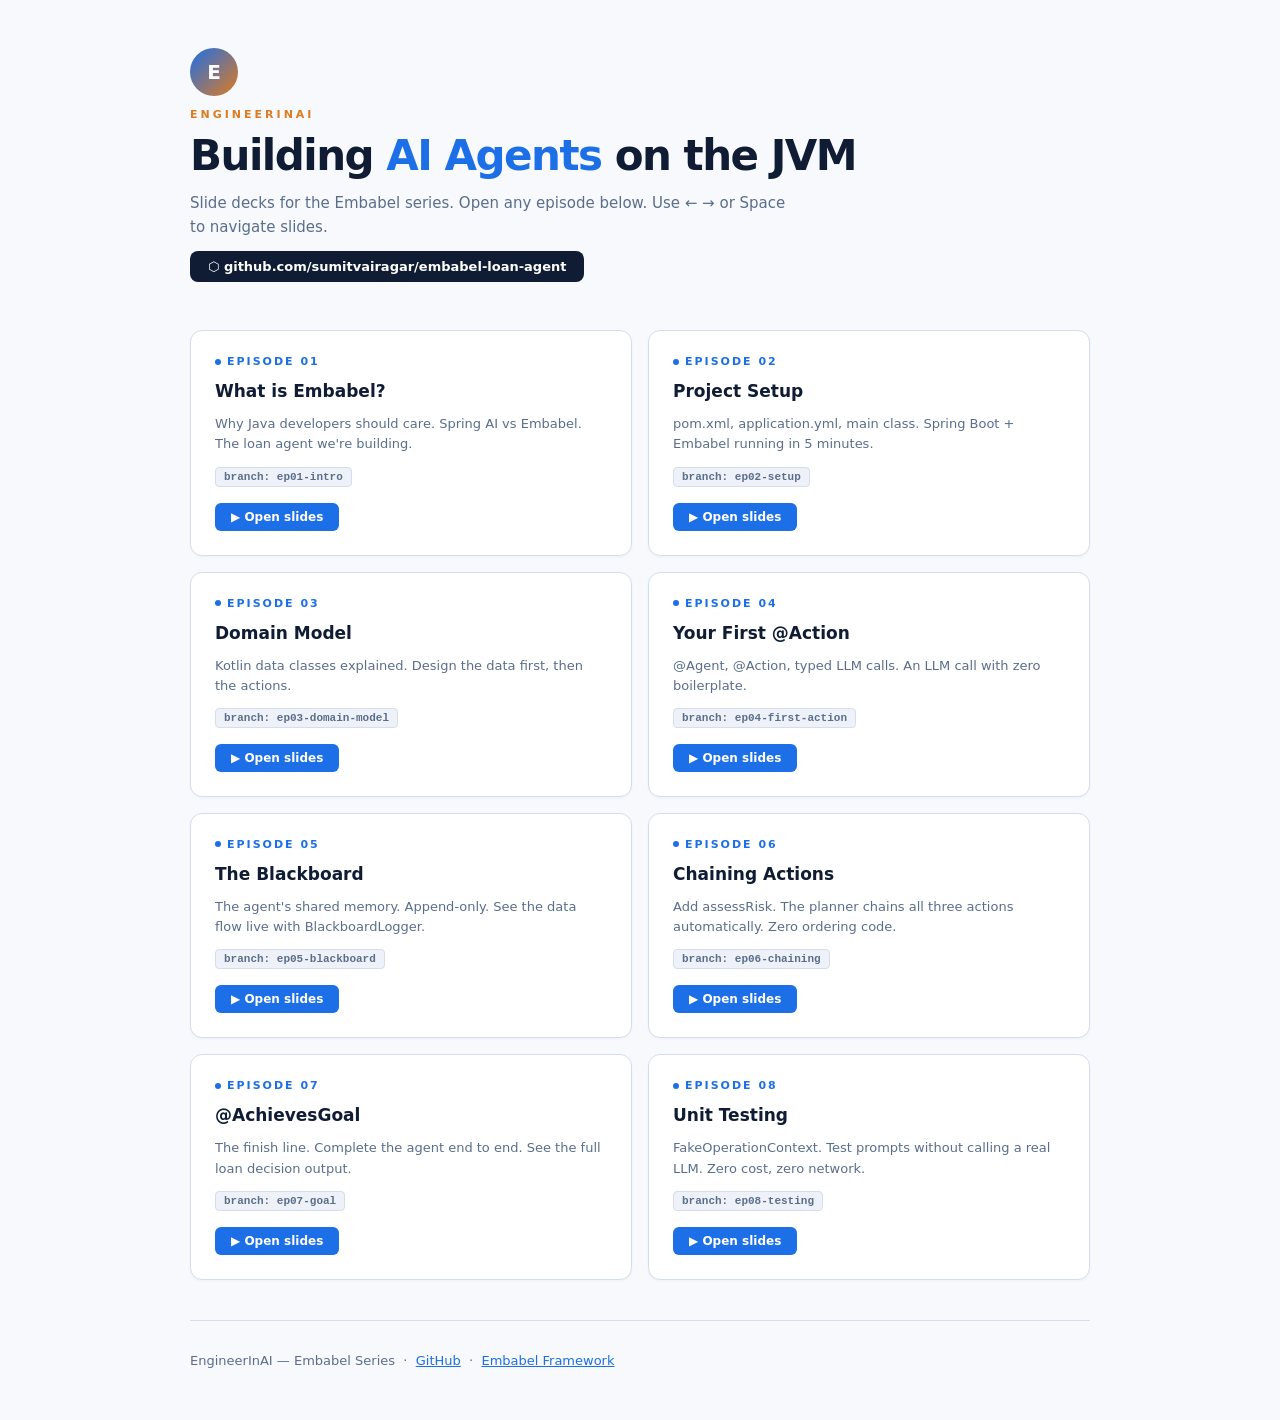
<file: slides/index.html>
<!DOCTYPE html>
<html lang="en">
<head>
<meta charset="UTF-8"/>
<meta name="viewport" content="width=device-width,initial-scale=1.0"/>
<title>Embabel Series — Slide Decks</title>
<style>
*,*::before,*::after{box-sizing:border-box;margin:0;padding:0}
:root{
  --bg:#F7F9FC;--surface:#FFFFFF;--surface2:#EEF2F8;
  --border:#D4DEF0;--accent:#1D6FE8;--accent2:#E07B20;
  --green:#1B9E6E;--text:#0F1C33;--muted:#5A6E8C;
}
body{background:var(--bg);color:var(--text);font-family:-apple-system,BlinkMacSystemFont,"Segoe UI",system-ui,sans-serif;min-height:100vh;padding:48px 40px}
.header{max-width:900px;margin:0 auto 48px;display:flex;flex-direction:column;gap:12px}
.logo{width:48px;height:48px;border-radius:50%;background:linear-gradient(135deg,var(--accent),var(--accent2));display:flex;align-items:center;justify-content:center;font-size:20px;font-weight:900;color:#fff}
.series-tag{font-size:11px;font-weight:700;letter-spacing:3px;text-transform:uppercase;color:var(--accent2)}
h1{font-size:clamp(28px,4vw,42px);font-weight:800;letter-spacing:-1.5px;line-height:1.1}
h1 span{color:var(--accent)}
.subtitle{font-size:15px;color:var(--muted);line-height:1.6;max-width:600px}
.github-link{display:inline-flex;align-items:center;gap:8px;background:var(--text);color:#fff;padding:8px 18px;border-radius:8px;font-size:13px;font-weight:600;text-decoration:none;width:fit-content}
.github-link:hover{opacity:.85}

.grid{max-width:900px;margin:0 auto;display:grid;grid-template-columns:1fr 1fr;gap:16px}
@media(max-width:600px){.grid{grid-template-columns:1fr}}

.card{background:var(--surface);border:1px solid var(--border);border-radius:12px;padding:24px;display:flex;flex-direction:column;gap:12px;text-decoration:none;color:var(--text);transition:border-color .15s,box-shadow .15s;box-shadow:0 1px 3px rgba(0,0,0,.04)}
.card:hover{border-color:var(--accent);box-shadow:0 4px 16px rgba(29,111,232,.12)}

.ep-badge{display:inline-flex;align-items:center;gap:6px;font-size:11px;font-weight:700;letter-spacing:2px;text-transform:uppercase;color:var(--accent)}
.ep-badge .dot{width:6px;height:6px;border-radius:50%;background:var(--accent)}
.card-title{font-size:17px;font-weight:700;line-height:1.3}
.card-desc{font-size:13px;color:var(--muted);line-height:1.55}
.card-branch{font-size:11px;font-weight:600;color:var(--muted);font-family:"SF Mono","Fira Code",monospace;background:var(--surface2);border:1px solid var(--border);padding:3px 8px;border-radius:4px;width:fit-content}
.open-btn{display:inline-flex;align-items:center;gap:6px;background:var(--accent);color:#fff;padding:7px 16px;border-radius:6px;font-size:12px;font-weight:700;margin-top:4px;width:fit-content}

.divider{max-width:900px;margin:40px auto 32px;height:1px;background:var(--border)}
.footer{max-width:900px;margin:0 auto;font-size:13px;color:var(--muted)}
</style>
</head>
<body>

<div class="header">
  <div class="logo">E</div>
  <div class="series-tag">EngineerInAI</div>
  <h1>Building <span>AI Agents</span> on the JVM</h1>
  <p class="subtitle">Slide decks for the Embabel series. Open any episode below. Use ← → or Space to navigate slides.</p>
  <a class="github-link" href="https://github.com/sumitvairagar/embabel-loan-agent" target="_blank">
    ⬡ github.com/sumitvairagar/embabel-loan-agent
  </a>
</div>

<div class="grid">

  <a class="card" href="ep01-intro/index.html">
    <div class="ep-badge"><div class="dot"></div>Episode 01</div>
    <div class="card-title">What is Embabel?</div>
    <div class="card-desc">Why Java developers should care. Spring AI vs Embabel. The loan agent we're building.</div>
    <div class="card-branch">branch: ep01-intro</div>
    <div class="open-btn">▶ Open slides</div>
  </a>

  <a class="card" href="ep02-setup/index.html">
    <div class="ep-badge"><div class="dot"></div>Episode 02</div>
    <div class="card-title">Project Setup</div>
    <div class="card-desc">pom.xml, application.yml, main class. Spring Boot + Embabel running in 5 minutes.</div>
    <div class="card-branch">branch: ep02-setup</div>
    <div class="open-btn">▶ Open slides</div>
  </a>

  <a class="card" href="ep03-domain-model/index.html">
    <div class="ep-badge"><div class="dot"></div>Episode 03</div>
    <div class="card-title">Domain Model</div>
    <div class="card-desc">Kotlin data classes explained. Design the data first, then the actions.</div>
    <div class="card-branch">branch: ep03-domain-model</div>
    <div class="open-btn">▶ Open slides</div>
  </a>

  <a class="card" href="ep04-first-action/index.html">
    <div class="ep-badge"><div class="dot"></div>Episode 04</div>
    <div class="card-title">Your First @Action</div>
    <div class="card-desc">@Agent, @Action, typed LLM calls. An LLM call with zero boilerplate.</div>
    <div class="card-branch">branch: ep04-first-action</div>
    <div class="open-btn">▶ Open slides</div>
  </a>

  <a class="card" href="ep05-blackboard/index.html">
    <div class="ep-badge"><div class="dot"></div>Episode 05</div>
    <div class="card-title">The Blackboard</div>
    <div class="card-desc">The agent's shared memory. Append-only. See the data flow live with BlackboardLogger.</div>
    <div class="card-branch">branch: ep05-blackboard</div>
    <div class="open-btn">▶ Open slides</div>
  </a>

  <a class="card" href="ep06-chaining/index.html">
    <div class="ep-badge"><div class="dot"></div>Episode 06</div>
    <div class="card-title">Chaining Actions</div>
    <div class="card-desc">Add assessRisk. The planner chains all three actions automatically. Zero ordering code.</div>
    <div class="card-branch">branch: ep06-chaining</div>
    <div class="open-btn">▶ Open slides</div>
  </a>

  <a class="card" href="ep07-goal/index.html">
    <div class="ep-badge"><div class="dot"></div>Episode 07</div>
    <div class="card-title">@AchievesGoal</div>
    <div class="card-desc">The finish line. Complete the agent end to end. See the full loan decision output.</div>
    <div class="card-branch">branch: ep07-goal</div>
    <div class="open-btn">▶ Open slides</div>
  </a>

  <a class="card" href="ep08-testing/index.html">
    <div class="ep-badge"><div class="dot"></div>Episode 08</div>
    <div class="card-title">Unit Testing</div>
    <div class="card-desc">FakeOperationContext. Test prompts without calling a real LLM. Zero cost, zero network.</div>
    <div class="card-branch">branch: ep08-testing</div>
    <div class="open-btn">▶ Open slides</div>
  </a>

</div>

<div class="divider"></div>
<div class="footer">
  EngineerInAI — Embabel Series &nbsp;·&nbsp;
  <a href="https://github.com/sumitvairagar/embabel-loan-agent" style="color:var(--accent)">GitHub</a> &nbsp;·&nbsp;
  <a href="https://github.com/embabel/embabel-agent" style="color:var(--accent)">Embabel Framework</a>
</div>

</body>
</html>
</file>
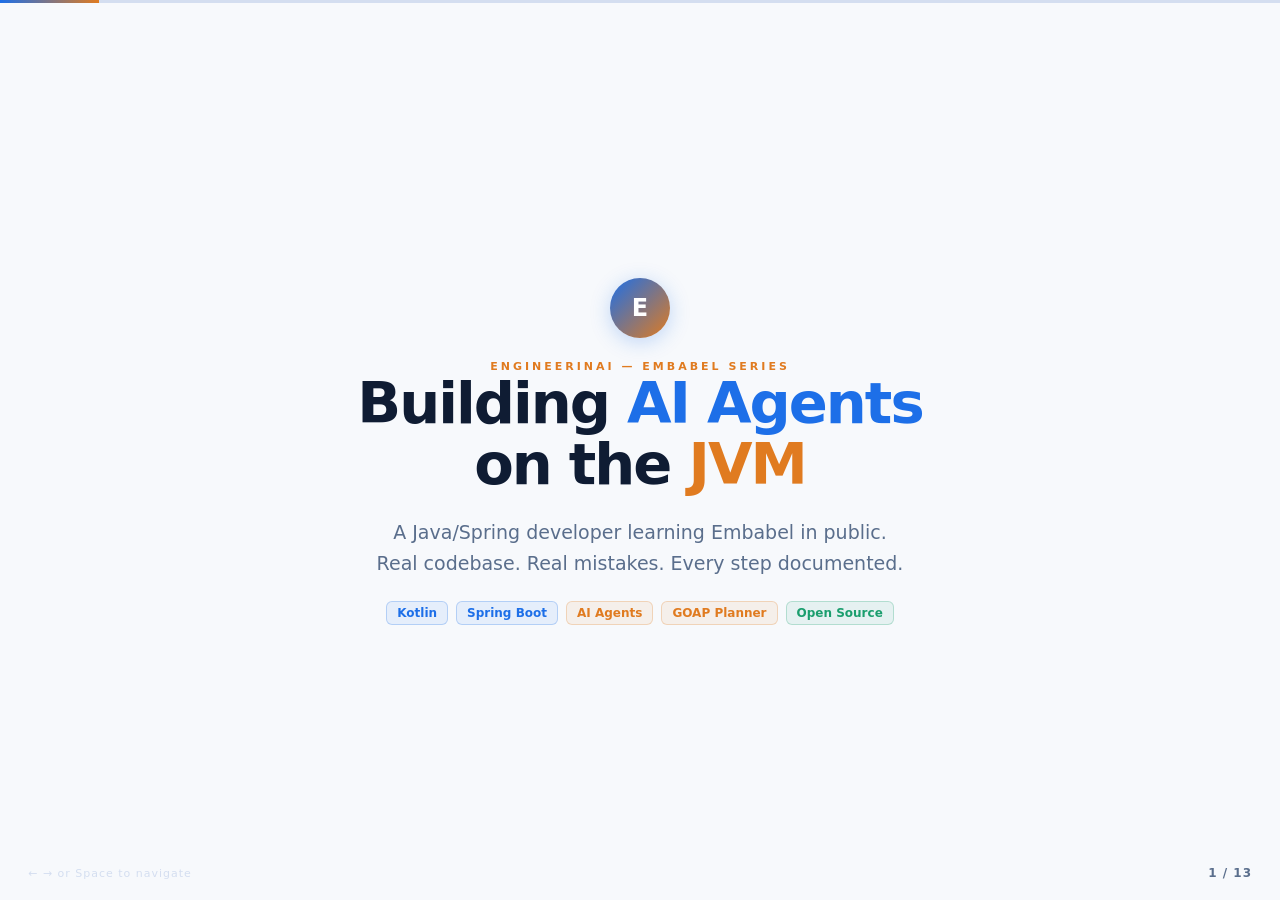
<file: slides/ep01-blackboard/index.html>
<!DOCTYPE html>
<html lang="en">
<head>
<meta charset="UTF-8"/>
<meta name="viewport" content="width=device-width,initial-scale=1.0"/>
<title>Embabel Series — Ep 01: The Blackboard</title>
<style>
*,*::before,*::after{box-sizing:border-box;margin:0;padding:0}
:root{
  --bg:#F7F9FC;
  --surface:#FFFFFF;
  --surface2:#EEF2F8;
  --border:#D4DEF0;
  --accent:#1D6FE8;
  --accent2:#E07B20;
  --green:#1B9E6E;
  --red:#D93A3A;
  --text:#0F1C33;
  --muted:#5A6E8C;
  --code-bg:#F0F4FA;
  --code-border:#D4DEF0;
}
html,body{height:100%;background:var(--bg);color:var(--text);
  font-family:-apple-system,BlinkMacSystemFont,"Segoe UI",system-ui,sans-serif;overflow:hidden}

#app{display:flex;flex-direction:column;height:100vh;position:relative}

/* progress bar */
#progress-bar{height:3px;background:var(--border);flex-shrink:0}
#progress-fill{height:100%;background:linear-gradient(90deg,var(--accent),var(--accent2));transition:width .35s ease}

/* counter & hint */
#slide-counter{position:fixed;bottom:20px;right:28px;font-size:12px;font-weight:600;letter-spacing:1px;color:var(--muted);z-index:10}
#nav-hint{position:fixed;bottom:20px;left:28px;font-size:11px;color:var(--border);letter-spacing:1px;z-index:10;transition:opacity .3s}

#slide-area{flex:1;position:relative;overflow:hidden}

/* slide base */
.slide{position:absolute;inset:0;display:flex;flex-direction:column;align-items:center;justify-content:center;padding:40px 80px;opacity:0;pointer-events:none;transition:opacity .06s;overflow-y:auto}
.slide.active{opacity:1;pointer-events:all}
.slide.active .anim{animation:fadeUp .4s ease both}
.slide.active .anim:nth-child(1){animation-delay:.05s}
.slide.active .anim:nth-child(2){animation-delay:.12s}
.slide.active .anim:nth-child(3){animation-delay:.20s}
.slide.active .anim:nth-child(4){animation-delay:.28s}
.slide.active .anim:nth-child(5){animation-delay:.36s}
.slide.active .anim:nth-child(6){animation-delay:.44s}
.slide.active .anim:nth-child(7){animation-delay:.52s}
.slide.active .anim:nth-child(8){animation-delay:.60s}
@keyframes fadeUp{from{opacity:0;transform:translateY(14px)}to{opacity:1;transform:none}}

.slide-inner{width:100%;max-width:980px;display:flex;flex-direction:column;gap:22px}
.slide-center .slide-inner{align-items:center;text-align:center}

/* ── Typography ── */
.overline{font-size:11px;font-weight:700;letter-spacing:3px;text-transform:uppercase;color:var(--accent)}
.series-tag{font-size:11px;font-weight:700;letter-spacing:3px;text-transform:uppercase;color:var(--accent2)}
h1{font-size:clamp(32px,4.5vw,58px);font-weight:800;line-height:1.06;letter-spacing:-2px;color:var(--text)}
h1 .blue{color:var(--accent)} h1 .orange{color:var(--accent2)} h1 .green{color:var(--green)}
h2{font-size:clamp(20px,2.6vw,32px);font-weight:700;line-height:1.2;letter-spacing:-0.5px;color:var(--text)}
h2 .blue{color:var(--accent)} h2 .orange{color:var(--accent2)} h2 .green{color:var(--green)} h2 .red{color:var(--red)}
.subtitle{font-size:clamp(14px,1.6vw,19px);color:var(--muted);line-height:1.65;max-width:680px}
p{font-size:clamp(13px,1.35vw,16px);line-height:1.85;color:var(--text);max-width:880px}
p strong{color:var(--accent);font-weight:700}
p em{color:var(--accent2);font-style:normal;font-weight:600}
code{background:var(--code-bg);border:1px solid var(--code-border);padding:2px 7px;border-radius:5px;font-family:"SF Mono","Fira Code","Cascadia Code",monospace;font-size:12px;color:var(--text)}

/* ── Cards ── */
.card-grid{display:grid;gap:14px}
.card-grid.cols-2{grid-template-columns:1fr 1fr}
.card-grid.cols-3{grid-template-columns:1fr 1fr 1fr}
.card{background:var(--surface);border:1px solid var(--border);border-radius:12px;padding:18px 20px;display:flex;flex-direction:column;gap:8px;box-shadow:0 1px 4px rgba(0,0,0,.05)}
.card.blue{border-color:rgba(29,111,232,.35);background:rgba(29,111,232,.04)}
.card.orange{border-color:rgba(224,123,32,.35);background:rgba(224,123,32,.04)}
.card.green{border-color:rgba(27,158,110,.35);background:rgba(27,158,110,.04)}
.card-label{font-size:11px;font-weight:700;letter-spacing:2px;text-transform:uppercase;color:var(--muted)}
.card-value{font-size:clamp(16px,1.8vw,22px);font-weight:800;color:var(--text)}
.card-value.blue{color:var(--accent)} .card-value.orange{color:var(--accent2)} .card-value.green{color:var(--green)}
.card-desc{font-size:13px;color:var(--muted);line-height:1.55}

/* ── Code block ── */
.code-block{background:var(--code-bg);border:1px solid var(--code-border);border-radius:10px;padding:18px 22px;font-family:"SF Mono","Fira Code","Cascadia Code",monospace;font-size:clamp(11px,1vw,13px);line-height:1.75;overflow-x:auto;color:#24292e;white-space:pre;tab-size:4}
.code-block .kw{color:#d73a49}
.code-block .fn{color:#6f42c1}
.code-block .an{color:var(--accent2)}
.code-block .str{color:#032f62}
.code-block .cm{color:#6a737d;font-style:italic}
.code-block .type{color:var(--green)}
.code-block .num{color:#005cc5}

/* ── Callout ── */
.callout{background:rgba(29,111,232,.05);border-left:3px solid var(--accent);border-radius:0 8px 8px 0;padding:14px 18px;font-size:14px;line-height:1.65;color:var(--text)}
.callout.orange{background:rgba(224,123,32,.05);border-color:var(--accent2)}
.callout.green{background:rgba(27,158,110,.05);border-color:var(--green)}
.callout strong{color:var(--accent);font-weight:700}
.callout.orange strong{color:var(--accent2)}
.callout.green strong{color:var(--green)}

/* ── Num list ── */
.num-list{display:flex;flex-direction:column;gap:14px}
.num-item{display:flex;align-items:flex-start;gap:14px}
.num-badge{flex-shrink:0;width:30px;height:30px;border-radius:50%;background:rgba(29,111,232,.1);border:1.5px solid rgba(29,111,232,.3);display:flex;align-items:center;justify-content:center;font-size:12px;font-weight:700;color:var(--accent)}
.num-badge.orange{background:rgba(224,123,32,.1);border-color:rgba(224,123,32,.35);color:var(--accent2)}
.num-badge.green{background:rgba(27,158,110,.1);border-color:rgba(27,158,110,.35);color:var(--green)}
.num-text{font-size:clamp(13px,1.3vw,15px);line-height:1.7;color:var(--text);padding-top:4px}
.num-text strong{color:var(--accent);font-weight:700}
.num-text em{color:var(--accent2);font-style:normal;font-weight:600}

/* ── Compare table ── */
.compare{width:100%;border-collapse:collapse;font-size:14px;background:var(--surface);border-radius:10px;overflow:hidden;border:1px solid var(--border)}
.compare th{padding:10px 16px;text-align:left;font-size:11px;font-weight:700;letter-spacing:2px;text-transform:uppercase;color:var(--muted);background:var(--surface2);border-bottom:1px solid var(--border)}
.compare td{padding:12px 16px;border-bottom:1px solid var(--border);color:var(--text);font-size:13px}
.compare tr:last-child td{border-bottom:none}
.compare td:first-child{font-weight:600}
.compare .blue{color:var(--accent);font-weight:700}
.compare .orange{color:var(--accent2);font-weight:700}

/* ── Blackboard visual ── */
.bb-visual{display:flex;flex-direction:column;border:1px solid var(--border);border-radius:10px;overflow:hidden;font-family:"SF Mono","Fira Code",monospace;font-size:13px;background:var(--surface)}
.bb-header{background:var(--surface2);padding:9px 16px;font-size:11px;font-weight:700;letter-spacing:2px;text-transform:uppercase;color:var(--muted);border-bottom:1px solid var(--border)}
.bb-row{display:flex;align-items:center;border-bottom:1px solid var(--border)}
.bb-row:last-child{border-bottom:none}
.bb-idx{width:38px;padding:11px 0 11px 14px;font-size:11px;color:var(--border);font-weight:700;flex-shrink:0}
.bb-type{width:190px;padding:11px 14px;font-weight:700;flex-shrink:0;font-size:13px}
.bb-type.blue{color:var(--accent)}
.bb-type.orange{color:var(--accent2)}
.bb-type.green{color:var(--green)}
.bb-type.muted{color:var(--muted);text-decoration:line-through}
.bb-val{flex:1;padding:11px 14px;color:var(--muted);font-size:12px}
.bb-tag{padding:3px 9px;border-radius:4px;font-size:11px;font-weight:700;margin-left:auto;margin-right:14px;flex-shrink:0}
.bb-tag.latest{background:rgba(27,158,110,.12);color:var(--green);border:1px solid rgba(27,158,110,.3)}
.bb-tag.old{background:var(--surface2);color:var(--muted);border:1px solid var(--border)}

/* ── Roadmap ── */
.roadmap{display:flex;flex-direction:column;gap:8px}
.roadmap-item{display:flex;align-items:center;gap:14px;padding:11px 16px;border-radius:8px;border:1px solid var(--border);background:var(--surface)}
.roadmap-item.current{border-color:var(--accent);background:rgba(29,111,232,.05)}
.roadmap-ep{font-size:11px;font-weight:700;letter-spacing:1px;color:var(--muted);width:40px;flex-shrink:0}
.roadmap-title{font-size:13.5px;font-weight:600;color:var(--text);flex:1}
.roadmap-status{font-size:11px;font-weight:700;padding:3px 10px;border-radius:4px;flex-shrink:0}
.roadmap-status.current{background:rgba(29,111,232,.12);color:var(--accent)}
.roadmap-status.upcoming{background:var(--surface2);color:var(--muted)}

/* ── Tags ── */
.tags{display:flex;flex-wrap:wrap;gap:8px}
.tag{display:inline-block;background:var(--surface2);border:1px solid var(--border);border-radius:6px;padding:4px 10px;font-size:12px;font-weight:600;color:var(--muted)}
.tag.blue{background:rgba(29,111,232,.08);border-color:rgba(29,111,232,.25);color:var(--accent)}
.tag.orange{background:rgba(224,123,32,.08);border-color:rgba(224,123,32,.25);color:var(--accent2)}
.tag.green{background:rgba(27,158,110,.08);border-color:rgba(27,158,110,.25);color:var(--green)}

/* ── Brand ── */
.brand-logo{width:60px;height:60px;border-radius:50%;background:linear-gradient(135deg,var(--accent),var(--accent2));display:flex;align-items:center;justify-content:center;font-size:24px;font-weight:900;color:#fff;box-shadow:0 4px 20px rgba(29,111,232,.25)}
.end-line{width:50px;height:2px;background:linear-gradient(90deg,var(--accent),var(--accent2))}
.subscribe-badge{display:inline-flex;align-items:center;gap:10px;background:var(--red);border-radius:8px;padding:10px 22px;font-size:14px;font-weight:700;color:#fff}
.divider{height:1px;background:var(--border);width:100%}
</style>
</head>
<body>
<div id="app">
  <div id="progress-bar"><div id="progress-fill"></div></div>
  <div id="slide-area">

    <!-- 01: Series opening -->
    <div class="slide slide-center active" data-slide="1">
      <div class="slide-inner">
        <div class="brand-logo anim">E</div>
        <div class="anim">
          <div class="series-tag">EngineerInAI — Embabel Series</div>
          <h1>Building <span class="blue">AI Agents</span><br>on the <span class="orange">JVM</span></h1>
        </div>
        <p class="subtitle anim">A Java/Spring developer learning Embabel in public.<br>Real codebase. Real mistakes. Every step documented.</p>
        <div class="tags anim">
          <span class="tag blue">Kotlin</span>
          <span class="tag blue">Spring Boot</span>
          <span class="tag orange">AI Agents</span>
          <span class="tag orange">GOAP Planner</span>
          <span class="tag green">Open Source</span>
        </div>
      </div>
    </div>

    <!-- 02: What is Embabel -->
    <div class="slide" data-slide="2">
      <div class="slide-inner">
        <div class="overline anim">What is Embabel?</div>
        <h2 class="anim">Spring AI gives you the <span class="orange">HTTP call.</span><br>Embabel gives you the <span class="blue">brain.</span></h2>
        <p class="anim">Spring AI is great at making a single call to an LLM — send a prompt, get a response. But it doesn't answer: <em>in what order should I call things? Which model should I use for each step? What happens when a step fails?</em></p>
        <table class="compare anim">
          <thead><tr><th>Layer</th><th>What it does</th><th>Analogy</th></tr></thead>
          <tbody>
            <tr>
              <td>Spring AI</td>
              <td>HTTP client to OpenAI / Anthropic / Gemini</td>
              <td class="blue">Servlet API</td>
            </tr>
            <tr>
              <td style="color:var(--accent);font-weight:700">Embabel</td>
              <td>Plans and sequences steps toward a goal automatically</td>
              <td class="blue">Spring MVC</td>
            </tr>
          </tbody>
        </table>
        <div class="callout anim">
          <strong>Created by Rod Johnson</strong> — the same person who created the original Spring Framework. This is not a weekend project. It's on Maven Central, has 4.5k GitHub stars, and is growing fast.
        </div>
      </div>
    </div>

    <!-- 03: Why learn this codebase -->
    <div class="slide" data-slide="3">
      <div class="slide-inner">
        <div class="overline anim">Why Learn This?</div>
        <h2 class="anim">What's in it for you as a <span class="blue">Java developer</span></h2>
        <div class="num-list anim">
          <div class="num-item">
            <div class="num-badge">1</div>
            <div class="num-text"><strong>You become rare immediately.</strong> People who can implement Embabel in a production Spring Boot app number in the hundreds globally. Every bank and enterprise Java shop is about to need this skill.</div>
          </div>
          <div class="num-item">
            <div class="num-badge">2</div>
            <div class="num-text"><strong>Right moment, right framework.</strong> Embabel is where Spring Boot was in 2013. The foundation is solid. Enterprise adoption hasn't started yet. You're early.</div>
          </div>
          <div class="num-item">
            <div class="num-badge">3</div>
            <div class="num-text"><strong>Your Spring knowledge carries over.</strong> No Python. No unlearning. <code>@Agent</code> works like <code>@Controller</code>. <code>@Action</code> works like <code>@RequestMapping</code>. Same idioms, new capability.</div>
          </div>
          <div class="num-item">
            <div class="num-badge">4</div>
            <div class="num-text"><strong>You can contribute to open source.</strong> The project is active. Issues are well-documented. Maintainers review quickly. Your name in the contributor list is a career asset.</div>
          </div>
        </div>
      </div>
    </div>

    <!-- 04: Series roadmap -->
    <div class="slide" data-slide="4">
      <div class="slide-inner">
        <div class="overline anim">The Series</div>
        <h2 class="anim">What we cover — <span class="orange">episode by episode</span></h2>
        <div class="roadmap anim">
          <div class="roadmap-item current">
            <div class="roadmap-ep">EP 01</div>
            <div class="roadmap-title">The Blackboard — how agents share data between steps</div>
            <div class="roadmap-status current">▶ Today</div>
          </div>
          <div class="roadmap-item">
            <div class="roadmap-ep">EP 02</div>
            <div class="roadmap-title">Goals — how the agent knows when it's done</div>
            <div class="roadmap-status upcoming">Coming</div>
          </div>
          <div class="roadmap-item">
            <div class="roadmap-ep">EP 03</div>
            <div class="roadmap-title">Actions & Annotations — @Action, @Agent, @AchievesGoal explained</div>
            <div class="roadmap-status upcoming">Coming</div>
          </div>
          <div class="roadmap-item">
            <div class="roadmap-ep">EP 04</div>
            <div class="roadmap-title">The GOAP Planner — how the sequence is chosen automatically</div>
            <div class="roadmap-status upcoming">Coming</div>
          </div>
          <div class="roadmap-item">
            <div class="roadmap-ep">EP 05</div>
            <div class="roadmap-title">The Execution Loop — plan → run → replan (OODA loop)</div>
            <div class="roadmap-status upcoming">Coming</div>
          </div>
          <div class="roadmap-item">
            <div class="roadmap-ep">EP 06+</div>
            <div class="roadmap-title">Build a real agent + contribute to open source</div>
            <div class="roadmap-status upcoming">Coming</div>
          </div>
        </div>
      </div>
    </div>

    <!-- 05: What is an agent run -->
    <div class="slide" data-slide="5">
      <div class="slide-inner">
        <div class="overline anim">Before We Start</div>
        <h2 class="anim">What actually happens in <span class="blue">one agent run?</span></h2>
        <p class="anim">Imagine a loan approval system. A user submits an application. Three things need to happen — credit check, risk assessment, final decision. In a normal Spring app you'd write the flow yourself. In Embabel, you don't.</p>
        <div class="card-grid cols-3 anim">
          <div class="card blue">
            <div class="card-label">Step 1</div>
            <div class="card-value blue" style="font-size:15px">Credit Check</div>
            <div class="card-desc">Takes LoanApplication → produces CreditScore</div>
          </div>
          <div class="card orange">
            <div class="card-label">Step 2</div>
            <div class="card-value orange" style="font-size:15px">Risk Assessment</div>
            <div class="card-desc">Takes CreditScore → produces RiskAssessment</div>
          </div>
          <div class="card green">
            <div class="card-label">Step 3</div>
            <div class="card-value green" style="font-size:15px">Final Decision</div>
            <div class="card-desc">Takes RiskAssessment → produces LoanDecision ✓</div>
          </div>
        </div>
        <div class="callout orange anim">
          <strong>You never write:</strong> "first do step 1, then step 2, then step 3." You just declare what each step needs and what it produces. The planner figures out the sequence. This episode is about where the data lives between steps — the Blackboard.
        </div>
      </div>
    </div>

    <!-- 06: What the actual code looks like -->
    <div class="slide" data-slide="6">
      <div class="slide-inner">
        <div class="overline anim">What the code looks like</div>
        <h2 class="anim">A complete agent — <span class="blue">three annotations,</span> zero flow control</h2>
        <p class="anim">This is the entire loan approval agent. No "first do step 1, then step 2" anywhere. Just three annotated methods:</p>
        <div class="code-block anim"><span class="an">@Agent</span>(<span class="str">description = "Processes loan applications end to end"</span>)
<span class="kw">class</span> <span class="type">LoanApprovalAgent</span> {

    <span class="an">@Action</span>                                    <span class="cm">// Step 1</span>
    <span class="kw">fun</span> <span class="fn">evaluateCredit</span>(
        application: <span class="type">LoanApplication</span>,          <span class="cm">// reads this FROM blackboard</span>
        ai: <span class="type">Ai</span>
    ): <span class="type">CreditScore</span> =                          <span class="cm">// writes this TO blackboard</span>
        ai.withDefaultLlm().createObject(<span class="str">"Evaluate credit for ${application.applicantName}"</span>)

    <span class="an">@Action</span>                                    <span class="cm">// Step 2 — runs after step 1</span>
    <span class="kw">fun</span> <span class="fn">assessRisk</span>(
        score: <span class="type">CreditScore</span>                      <span class="cm">// needs CreditScore → planner runs step 1 first</span>
    ): <span class="type">RiskAssessment</span> =
        <span class="type">RiskAssessment</span>(score.score > <span class="num">650</span>, <span class="str">"Score based assessment"</span>)

    <span class="an">@AchievesGoal</span>(<span class="str">description = "Produce a final loan decision"</span>)
    <span class="an">@Action</span>                                    <span class="cm">// Step 3 — the finish line</span>
    <span class="kw">fun</span> <span class="fn">generateDecision</span>(
        assessment: <span class="type">RiskAssessment</span>,             <span class="cm">// needs RiskAssessment → planner runs step 2 first</span>
        ai: <span class="type">Ai</span>
    ): <span class="type">LoanDecision</span> =                          <span class="cm">// goal achieved when this hits the blackboard</span>
        ai.withDefaultLlm().createObject(<span class="str">"Generate decision based on: $assessment"</span>)
}</div>
        <div class="callout orange anim">
          <strong>@Agent</strong> marks the class. <strong>@Action</strong> marks each step. <strong>@AchievesGoal</strong> marks the finish line. The planner infers the sequence from parameter types — you write zero ordering logic.
        </div>
      </div>
    </div>

    <!-- 07: What is the Blackboard -->
    <div class="slide" data-slide="7">
      <div class="slide-inner">
        <div class="overline anim">Episode 01 — Concept 1 of 3</div>
        <h2 class="anim">The Blackboard is the agent's <span class="blue">shared memory</span></h2>
        <p class="anim">Every step in the agent run reads from and writes to one shared object — the Blackboard. Steps never pass data to each other directly. Everything goes through the board.</p>
        <div class="callout anim">
          <strong>Real world analogy:</strong> A whiteboard in a meeting room. The credit team writes the score on it. The risk team reads it. The loan officer reads both and writes the final decision. Nobody hands documents directly — everything goes through the board.
        </div>
        <div class="card-grid cols-3 anim">
          <div class="card blue">
            <div class="card-label">Scope</div>
            <div class="card-desc" style="color:var(--text);font-size:14px">One per agent run. Isolated. Never shared across runs.</div>
          </div>
          <div class="card orange">
            <div class="card-label">Thread safety</div>
            <div class="card-desc" style="color:var(--text);font-size:14px">All operations threadsafe. Multiple steps can run in parallel safely.</div>
          </div>
          <div class="card green">
            <div class="card-label">Immutability</div>
            <div class="card-desc" style="color:var(--text);font-size:14px">Append-only. Objects are never deleted — only hidden from retrieval.</div>
          </div>
        </div>
      </div>
    </div>

    <!-- 07: Ordered list visual -->
    <div class="slide" data-slide="8">
      <div class="slide-inner">
        <div class="overline anim">Concept 1 continued</div>
        <h2 class="anim">Internally it's an <span class="blue">ordered list.</span> Last one wins.</h2>
        <p class="anim">After the loan agent runs, the Blackboard's <code>objects</code> list looks like this. Each step added one entry:</p>
        <div class="bb-visual anim">
          <div class="bb-header">blackboard.objects — insertion order</div>
          <div class="bb-row">
            <div class="bb-idx">[0]</div>
            <div class="bb-type blue">LoanApplication</div>
            <div class="bb-val">applicantName="Sumit", amount=500000</div>
            <div class="bb-tag latest">latest</div>
          </div>
          <div class="bb-row">
            <div class="bb-idx">[1]</div>
            <div class="bb-type orange">CreditScore</div>
            <div class="bb-val">score=750, rating="Good"</div>
            <div class="bb-tag latest">latest</div>
          </div>
          <div class="bb-row">
            <div class="bb-idx">[2]</div>
            <div class="bb-type green">RiskAssessment</div>
            <div class="bb-val">approved=true, reason="Low risk"</div>
            <div class="bb-tag latest">latest</div>
          </div>
        </div>
        <p class="anim" style="font-size:13px;color:var(--muted)">From the actual <strong style="color:var(--text)">Blackboard.kt</strong> source code: <code>fun &lt;T&gt; last(clazz: Class&lt;T&gt;): T?</code> — always returns the last object of a type.</p>
      </div>
    </div>

    <!-- 08: Append only -->
    <div class="slide" data-slide="9">
      <div class="slide-inner">
        <div class="overline anim">Concept 1 — Append only</div>
        <h2 class="anim">Two objects, same type — <span class="green">last wins,</span> old stays</h2>
        <p class="anim">If a fraud check re-evaluates and adds a new CreditScore, the old one isn't deleted. It's still there — but invisible to retrieval:</p>
        <div class="bb-visual anim">
          <div class="bb-header">blackboard.objects after fraud check re-evaluation</div>
          <div class="bb-row">
            <div class="bb-idx">[0]</div>
            <div class="bb-type blue">LoanApplication</div>
            <div class="bb-val">applicantName="Sumit", amount=500000</div>
            <div class="bb-tag latest">latest</div>
          </div>
          <div class="bb-row">
            <div class="bb-idx">[1]</div>
            <div class="bb-type muted">CreditScore</div>
            <div class="bb-val">score=750, rating="Good"</div>
            <div class="bb-tag old">hidden</div>
          </div>
          <div class="bb-row">
            <div class="bb-idx">[2]</div>
            <div class="bb-type orange">RiskAssessment</div>
            <div class="bb-val">approved=true, reason="Low risk"</div>
            <div class="bb-tag latest">latest</div>
          </div>
          <div class="bb-row">
            <div class="bb-idx">[3]</div>
            <div class="bb-type orange">CreditScore</div>
            <div class="bb-val">score=690, rating="Fair"</div>
            <div class="bb-tag latest">latest</div>
          </div>
        </div>
        <div class="callout green anim">
          <strong>Why keep the old one?</strong> Audit trail. The full history of every run is preserved. You can always see what changed and when. The Blackboard never deletes.
        </div>
      </div>
    </div>

    <!-- 09: String type names -->
    <div class="slide" data-slide="10">
      <div class="slide-inner">
        <div class="overline anim">Concept 2 of 3</div>
        <h2 class="anim">The planner uses <span class="orange">type names as strings,</span> not classes</h2>
        <p class="anim">The planner doesn't import your domain classes. It reasons purely with string names. From the actual <strong>Blackboard.kt</strong> source:</p>
        <div class="code-block anim"><span class="cm">// The planner asks: "does CreditScore exist on the blackboard?"</span>
<span class="cm">// It passes a plain String — not Class&lt;CreditScore&gt;</span>
fun hasValue(
    variable: <span class="type">String</span>,
    type: <span class="type">String</span>,         <span class="cm">// ← just "CreditScore"</span>
    dataDictionary: <span class="type">DataDictionary</span>,
): <span class="type">Boolean</span>

<span class="cm">// satisfiesType() resolves it — also handles inheritance</span>
fun satisfiesType(boundInstance: <span class="type">Any</span>, type: <span class="type">String</span>): <span class="type">Boolean</span> {
    <span class="kw">if</span> (boundInstance::class.simpleName == type) <span class="kw">return true</span>
    val interfaces = findAllSupertypes(boundInstance::class.java)
    <span class="kw">if</span> (interfaces.any { it.simpleName == type }) <span class="kw">return true</span>
    <span class="kw">return false</span>
}</div>
        <div class="callout anim">
          <strong>Planning time</strong> → string names only. No real classes needed.<br>
          <strong>Execution time</strong> → real objects injected into your action parameters.
        </div>
      </div>
    </div>

    <!-- 10: Actions never touch blackboard -->
    <div class="slide" data-slide="11">
      <div class="slide-inner">
        <div class="overline anim">Concept 3 of 3</div>
        <h2 class="anim">Actions <span class="green">never touch</span> the Blackboard directly</h2>
        <p class="anim">You declare what you need as parameters and what you produce as return type. The framework handles all the reading and writing.</p>
        <div class="code-block anim"><span class="an">@Action</span>
fun evaluateCredit(
    application: <span class="type">LoanApplication</span>,  <span class="cm">// framework reads this FROM blackboard</span>
    ai: <span class="type">Ai</span>                           <span class="cm">// framework injects this (NOT from blackboard)</span>
): <span class="type">CreditScore</span> {                      <span class="cm">// framework writes this TO blackboard</span>
    <span class="kw">return</span> ai.withDefaultLlm().createObject(
        <span class="str">"Evaluate credit for ${application.applicantName}, amount: ${application.amount}"</span>
    )
}

<span class="cm">// You never write these — the framework does it for you:</span>
<span class="cm">// val app = blackboard.last(LoanApplication::class.java)</span>
<span class="cm">// blackboard += creditScore</span></div>
        <div class="callout orange anim">
          <strong>Key insight:</strong> If a parameter type doesn't exist on the blackboard yet, the planner finds which action produces it and runs that first — automatically. You write zero sequencing logic.
        </div>
      </div>
    </div>

    <!-- 11: Summary -->
    <div class="slide" data-slide="12">
      <div class="slide-inner">
        <div class="overline anim">Summary — Episode 01</div>
        <h2 class="anim">3 things to remember about the <span class="blue">Blackboard</span></h2>
        <div class="num-list anim">
          <div class="num-item">
            <div class="num-badge">1</div>
            <div class="num-text"><strong>Append-only ordered list.</strong> Objects are never deleted. The last one of each type is the active one. Full history preserved as an audit trail.</div>
          </div>
          <div class="num-item">
            <div class="num-badge">2</div>
            <div class="num-text"><strong>The planner uses string type names.</strong> Decoupled from your classes. Real objects are only resolved at execution time when the action actually runs.</div>
          </div>
          <div class="num-item">
            <div class="num-badge">3</div>
            <div class="num-text"><strong>Actions never touch it directly.</strong> Declare parameters → framework reads. Return a value → framework writes. Sequence is inferred from your method signatures.</div>
          </div>
        </div>
        <div class="callout orange anim">
          <strong>Next episode:</strong> Goals — how the agent knows when it's done, and how the planner works backwards from the goal to build the sequence.
        </div>
      </div>
    </div>

    <!-- 12: Closing -->
    <div class="slide slide-center" data-slide="13">
      <div class="slide-inner">
        <div class="brand-logo anim">E</div>
        <div class="end-line anim"></div>
        <div class="anim">
          <div class="series-tag">EngineerInAI — Embabel Series</div>
          <h2>Next up: <span class="blue">Goals</span><br>How the agent knows when it's done.</h2>
        </div>
        <div class="tags anim">
          <span class="tag blue">Episode 02 → Goals</span>
          <span class="tag orange">Code in description</span>
          <span class="tag green">Questions in comments</span>
        </div>
        <div class="subscribe-badge anim">▶ @EngineerInAI — Subscribe</div>
      </div>
    </div>

  </div>
  <div id="slide-counter">1 / 13</div>
  <div id="nav-hint">← → or Space to navigate</div>
</div>

<script>
const slides = document.querySelectorAll('.slide');
const fill = document.getElementById('progress-fill');
const counter = document.getElementById('slide-counter');
const hint = document.getElementById('nav-hint');
let current = 0;

function show(n) {
  slides[current].classList.remove('active');
  current = Math.max(0, Math.min(slides.length - 1, n));
  slides[current].classList.add('active');
  fill.style.width = ((current + 1) / slides.length * 100).toFixed(1) + '%';
  counter.textContent = (current + 1) + ' / ' + slides.length;
}

document.addEventListener('keydown', e => {
  if (e.key === 'ArrowRight' || e.key === ' ') { e.preventDefault(); show(current + 1); }
  if (e.key === 'ArrowLeft') { e.preventDefault(); show(current - 1); }
  if (e.key === 'Home') show(0);
  if (e.key === 'End') show(slides.length - 1);
});

let tx = 0;
document.addEventListener('touchstart', e => { tx = e.touches[0].clientX; });
document.addEventListener('touchend', e => {
  const dx = e.changedTouches[0].clientX - tx;
  if (Math.abs(dx) > 50) show(dx < 0 ? current + 1 : current - 1);
});

setTimeout(() => { hint.style.opacity = '0'; }, 4000);
show(0);
</script>
</body>
</html>
</file>
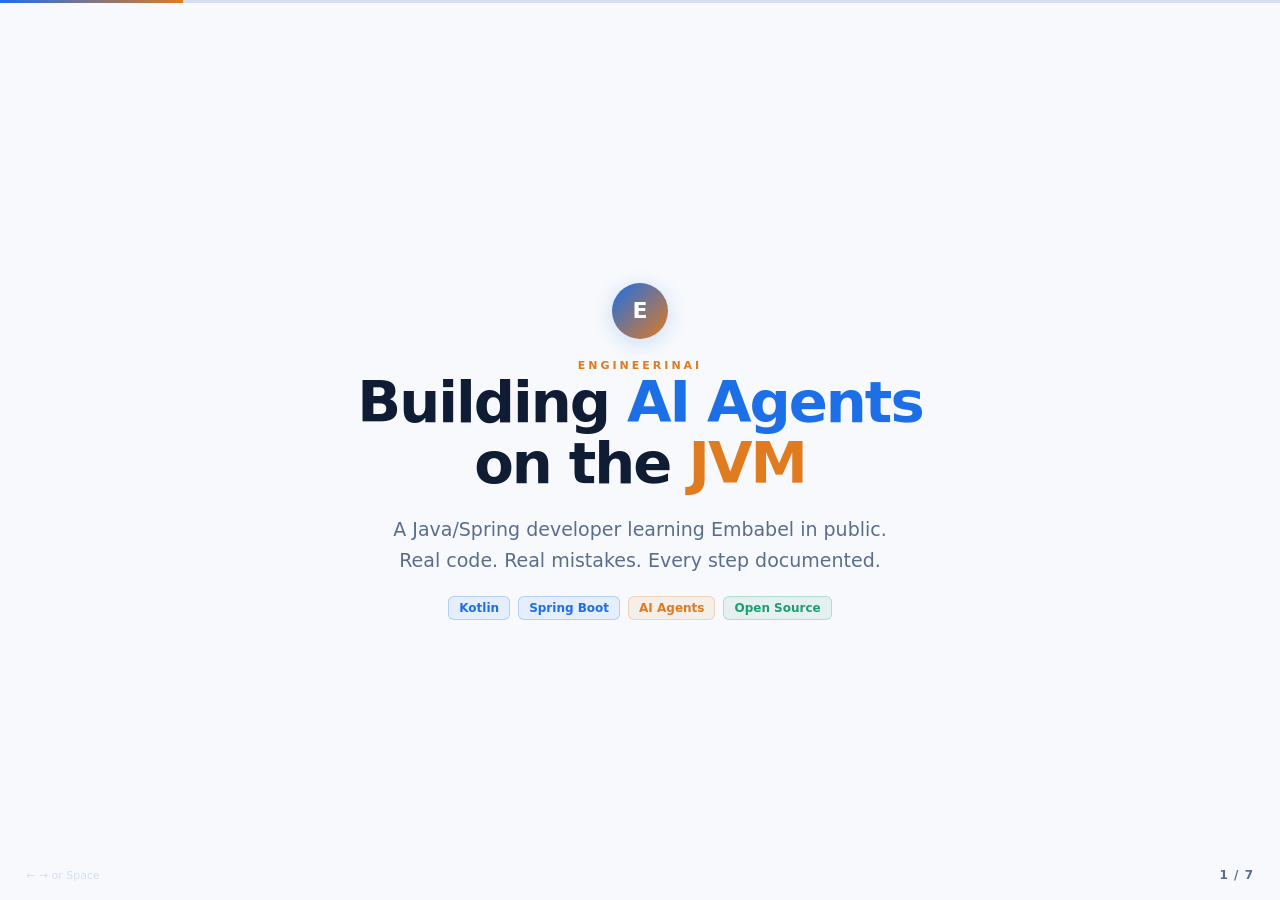
<file: slides/ep01-intro/index.html>
<!DOCTYPE html>
<html lang="en">
<head>
<meta charset="UTF-8"/>
<meta name="viewport" content="width=device-width,initial-scale=1.0"/>
<title>EP01 — What is Embabel?</title>
<link rel="stylesheet" href="../shared.css"/>
</head>
<body>
<div id="app">
  <div id="progress-bar"><div id="progress-fill"></div></div>
  <div id="slide-area">

    <!-- 01: Series brand opener -->
    <div class="slide slide-center active">
      <div class="slide-inner">
        <div class="brand-logo anim">E</div>
        <div class="anim">
          <div class="series-tag">EngineerInAI</div>
          <h1>Building <span class="blue">AI Agents</span><br>on the <span class="orange">JVM</span></h1>
        </div>
        <p class="subtitle anim">A Java/Spring developer learning Embabel in public.<br>Real code. Real mistakes. Every step documented.</p>
        <div class="tags anim">
          <span class="tag blue">Kotlin</span>
          <span class="tag blue">Spring Boot</span>
          <span class="tag orange">AI Agents</span>
          <span class="tag green">Open Source</span>
        </div>
      </div>
    </div>

    <!-- 02: Series roadmap -->
    <div class="slide">
      <div class="slide-inner">
        <div class="overline anim">The Series</div>
        <h2 class="anim">8 episodes. One real project. <span class="blue">Built from scratch.</span></h2>
        <div class="roadmap anim">
          <div class="roadmap-item current">
            <div class="roadmap-ep">EP 01</div>
            <div class="roadmap-title">What is Embabel — why Java devs should care</div>
            <div class="roadmap-status current">▶ Now</div>
          </div>
          <div class="roadmap-item">
            <div class="roadmap-ep">EP 02</div>
            <div class="roadmap-title">Project setup — Spring Boot + Embabel in 5 minutes</div>
            <div class="roadmap-status upcoming">Next</div>
          </div>
          <div class="roadmap-item">
            <div class="roadmap-ep">EP 03</div>
            <div class="roadmap-title">Domain model — Kotlin data classes explained</div>
            <div class="roadmap-status upcoming">Coming</div>
          </div>
          <div class="roadmap-item">
            <div class="roadmap-ep">EP 04</div>
            <div class="roadmap-title">Your first @Action — LLM call with zero boilerplate</div>
            <div class="roadmap-status upcoming">Coming</div>
          </div>
          <div class="roadmap-item">
            <div class="roadmap-ep">EP 05</div>
            <div class="roadmap-title">The Blackboard — how agents share data between steps</div>
            <div class="roadmap-status upcoming">Coming</div>
          </div>
          <div class="roadmap-item">
            <div class="roadmap-ep">EP 06–08</div>
            <div class="roadmap-title">Chaining → Goal → Testing → Contribute to open source</div>
            <div class="roadmap-status upcoming">Coming</div>
          </div>
        </div>
      </div>
    </div>

    <!-- 03: The problem -->
    <div class="slide">
      <div class="slide-inner">
        <div class="overline anim">The Problem</div>
        <h2 class="anim">Every AI tutorial is <span class="orange">Python.</span><br>You are a <span class="blue">Java developer.</span></h2>
        <p class="anim">LangChain, LlamaIndex, CrewAI — all Python. If you want to build AI agents on your existing Spring Boot codebase, you're told: <em>learn Python first, then come back.</em> That's wrong.</p>
        <div class="card-grid cols-3 anim">
          <div class="card red">
            <div class="card-label">Python ecosystem</div>
            <div class="card-desc dark">LangChain, LlamaIndex, CrewAI — great tools, wrong language for your stack</div>
          </div>
          <div class="card red">
            <div class="card-label">Spring AI alone</div>
            <div class="card-desc dark">Great for single LLM calls. No planning. No sequencing. You write all the flow logic.</div>
          </div>
          <div class="card green">
            <div class="card-label">Embabel</div>
            <div class="card-desc dark">Kotlin + Spring Boot. GOAP planning. Zero flow control code. Built for the JVM.</div>
          </div>
        </div>
      </div>
    </div>

    <!-- 04: What is Embabel -->
    <div class="slide">
      <div class="slide-inner">
        <div class="overline anim">The Answer</div>
        <h2 class="anim">Spring AI gives you the <span class="orange">HTTP call.</span><br>Embabel gives you the <span class="blue">brain.</span></h2>
        <table class="compare anim">
          <thead><tr><th>Layer</th><th>What it does</th><th>Analogy</th></tr></thead>
          <tbody>
            <tr>
              <td>Spring AI</td>
              <td>Makes a single HTTP call to OpenAI / Anthropic / Gemini</td>
              <td class="blue">Servlet API</td>
            </tr>
            <tr>
              <td style="color:var(--accent);font-weight:700">Embabel</td>
              <td>Plans which actions to run, in what order, using which model</td>
              <td class="blue">Spring MVC</td>
            </tr>
          </tbody>
        </table>
        <div class="callout anim">
          <strong>Created by Rod Johnson</strong> — the same person who created the original Spring Framework in 2002. 4.5k GitHub stars. On Maven Central. This is not a weekend project.
        </div>
      </div>
    </div>

    <!-- 05: What we're building -->
    <div class="slide">
      <div class="slide-inner">
        <div class="overline anim">This Series</div>
        <h2 class="anim">We build a <span class="orange">Loan Approval Agent</span><br>from zero to running.</h2>
        <p class="anim">A user types: <em>"My name is Sumit, I need a home loan of 25 lakh"</em></p>
        <div class="flow anim">
          <div class="flow-box blue">
            <div class="flow-label">Input</div>
            <div class="flow-name">UserInput</div>
          </div>
          <div class="flow-arrow">→</div>
          <div class="flow-box">
            <div class="flow-label">Action 1</div>
            <div class="flow-name">Extract</div>
          </div>
          <div class="flow-arrow">→</div>
          <div class="flow-box">
            <div class="flow-label">Action 2</div>
            <div class="flow-name">Credit Check</div>
          </div>
          <div class="flow-arrow">→</div>
          <div class="flow-box">
            <div class="flow-label">Action 3</div>
            <div class="flow-name">Risk Assessment</div>
          </div>
          <div class="flow-arrow">→</div>
          <div class="flow-box green">
            <div class="flow-label">Goal ✓</div>
            <div class="flow-name">Loan Decision</div>
          </div>
        </div>
        <div class="callout orange anim">
          <strong>You write zero ordering logic.</strong> No "first do A then B then C." The planner figures out the sequence from your method signatures alone. We'll prove this live.
        </div>
      </div>
    </div>

    <!-- 06: Why now -->
    <div class="slide">
      <div class="slide-inner">
        <div class="overline anim">Why Now</div>
        <h2 class="anim">This is where <span class="blue">Spring Boot</span> was in <span class="orange">2013.</span></h2>
        <div class="num-list anim">
          <div class="num-item">
            <div class="num-badge">1</div>
            <div class="num-text"><strong>You become rare immediately.</strong> People who can implement Embabel in production Spring Boot number in the hundreds globally. Every bank and enterprise Java shop is about to need this.</div>
          </div>
          <div class="num-item">
            <div class="num-badge">2</div>
            <div class="num-text"><strong>Your existing knowledge carries over.</strong> <code>@Agent</code> works like <code>@Controller</code>. <code>@Action</code> works like <code>@RequestMapping</code>. Same Spring idioms, new capability.</div>
          </div>
          <div class="num-item">
            <div class="num-badge">3</div>
            <div class="num-text"><strong>You can contribute to open source today.</strong> The project is active. Issues are well-scoped. Maintainers review quickly. Your name in the contributor list is a career asset.</div>
          </div>
        </div>
        <div class="callout green anim">
          <strong>Code for this series:</strong> github.com/sumitvairagar/embabel-loan-agent — every episode has its own branch. Clone it, run it, break it.
        </div>
      </div>
    </div>

    <!-- 07: Closing -->
    <div class="slide slide-center">
      <div class="slide-inner">
        <div class="brand-logo anim">E</div>
        <div class="end-line anim"></div>
        <div class="anim">
          <div class="series-tag">EngineerInAI — Embabel Series</div>
          <h2>Next: <span class="blue">EP02</span><br>Project setup in 5 minutes.</h2>
        </div>
        <div class="tags anim">
          <span class="tag blue">github.com/sumitvairagar/embabel-loan-agent</span>
          <span class="tag orange">branch: ep02-setup</span>
        </div>
        <div class="subscribe-badge anim">▶ @EngineerInAI — Subscribe</div>
      </div>
    </div>

  </div>
  <div id="slide-counter">1 / 7</div>
  <div id="nav-hint">← → or Space</div>
</div>
<script src="../nav.js"></script>
</body>
</html>
</file>
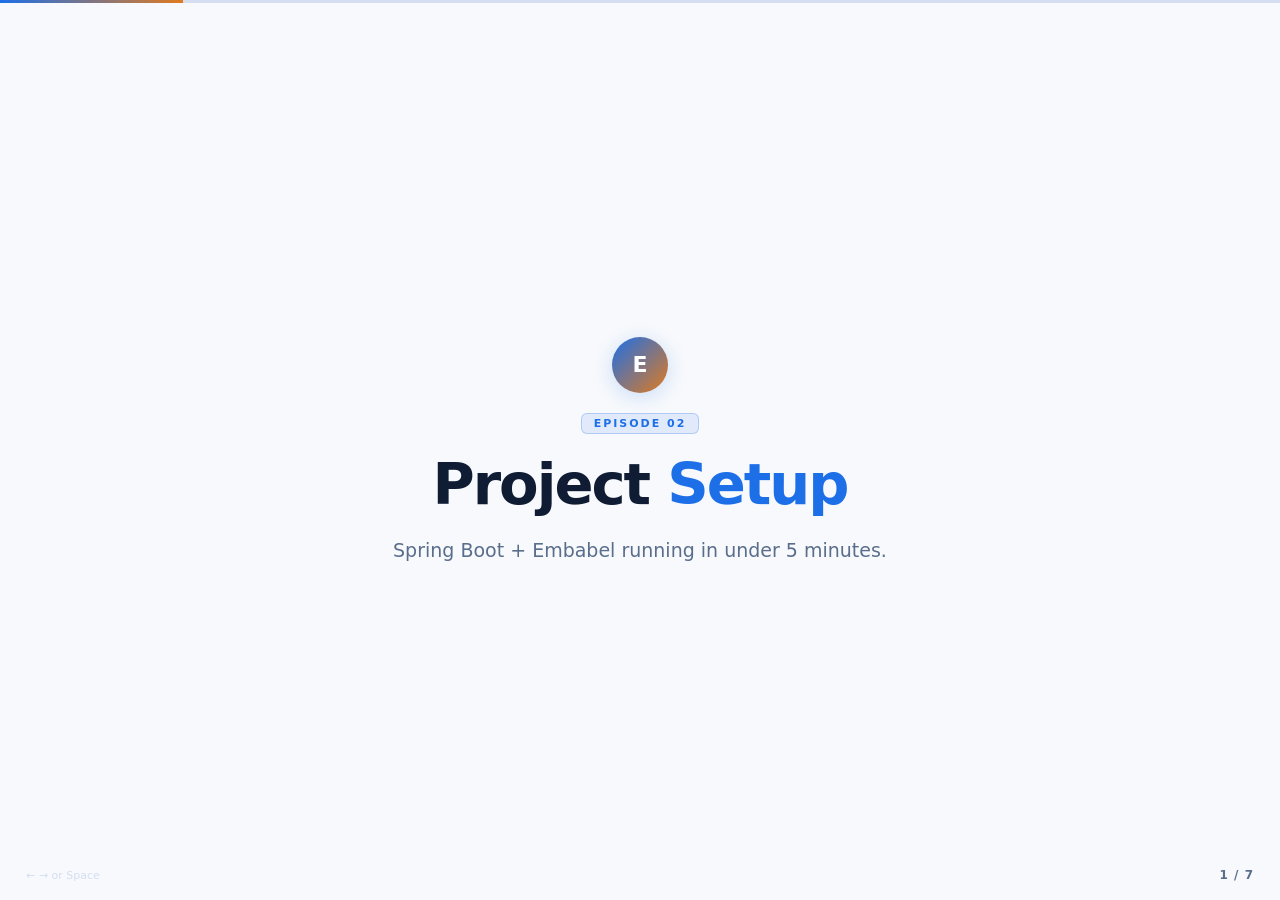
<file: slides/ep02-setup/index.html>
<!DOCTYPE html>
<html lang="en">
<head>
<meta charset="UTF-8"/>
<meta name="viewport" content="width=device-width,initial-scale=1.0"/>
<title>EP02 — Project Setup</title>
<link rel="stylesheet" href="../shared.css"/>
</head>
<body>
<div id="app">
  <div id="progress-bar"><div id="progress-fill"></div></div>
  <div id="slide-area">

    <!-- 01: Brand opener -->
    <div class="slide slide-center active">
      <div class="slide-inner">
        <div class="brand-logo anim">E</div>
        <div class="ep-tag anim">Episode 02</div>
        <h1 class="anim">Project <span class="blue">Setup</span></h1>
        <p class="subtitle anim">Spring Boot + Embabel running in under 5 minutes.</p>
      </div>
    </div>

    <!-- 02: What we need -->
    <div class="slide">
      <div class="slide-inner">
        <div class="overline anim">Prerequisites</div>
        <h2 class="anim">What you need <span class="blue">before we start</span></h2>
        <div class="card-grid cols-2 anim">
          <div class="card blue">
            <div class="card-label">Java 21+</div>
            <div class="card-desc dark">Check: <code>java -version</code></div>
          </div>
          <div class="card blue">
            <div class="card-label">Maven 3.9+</div>
            <div class="card-desc dark">Check: <code>mvn -version</code></div>
          </div>
          <div class="card orange">
            <div class="card-label">OpenAI API Key</div>
            <div class="card-desc dark">Set: <code>export OPENAI_API_KEY=sk-...</code></div>
          </div>
          <div class="card orange">
            <div class="card-label">IntelliJ IDEA</div>
            <div class="card-desc dark">Community edition is fine</div>
          </div>
        </div>
        <div class="callout anim">
          <strong>Clone the repo:</strong> <code>git clone https://github.com/sumitvairagar/embabel-loan-agent</code><br>
          Then: <code>git checkout ep02-setup</code>
        </div>
      </div>
    </div>

    <!-- 03: pom.xml -->
    <div class="slide">
      <div class="slide-inner">
        <div class="overline anim">The pom.xml</div>
        <h2 class="anim">Three dependencies. <span class="blue">That's it.</span></h2>
        <div class="code-block anim"><span class="cm">&lt;!-- Spring Boot parent provides Kotlin + Spring Boot versions --&gt;</span>
<span class="key">&lt;parent&gt;</span>
    <span class="key">&lt;groupId&gt;</span>org.springframework.boot<span class="key">&lt;/groupId&gt;</span>
    <span class="key">&lt;artifactId&gt;</span>spring-boot-starter-parent<span class="key">&lt;/artifactId&gt;</span>
    <span class="key">&lt;version&gt;</span>3.4.5<span class="key">&lt;/version&gt;</span>
<span class="key">&lt;/parent&gt;</span>

<span class="cm">&lt;!-- Embabel BOM manages all Embabel versions --&gt;</span>
<span class="key">&lt;dependency&gt;</span>
    <span class="key">&lt;groupId&gt;</span>com.embabel.agent<span class="key">&lt;/groupId&gt;</span>
    <span class="key">&lt;artifactId&gt;</span><span class="str">embabel-agent-starter</span><span class="key">&lt;/artifactId&gt;</span>     <span class="cm">&lt;!-- core --&gt;</span>
<span class="key">&lt;/dependency&gt;</span>
<span class="key">&lt;dependency&gt;</span>
    <span class="key">&lt;artifactId&gt;</span><span class="str">embabel-agent-starter-shell</span><span class="key">&lt;/artifactId&gt;</span>   <span class="cm">&lt;!-- CLI --&gt;</span>
<span class="key">&lt;/dependency&gt;</span>
<span class="key">&lt;dependency&gt;</span>
    <span class="key">&lt;artifactId&gt;</span><span class="str">embabel-agent-starter-openai</span><span class="key">&lt;/artifactId&gt;</span>  <span class="cm">&lt;!-- OpenAI --&gt;</span>
<span class="key">&lt;/dependency&gt;</span></div>
        <div class="callout orange anim">
          The Embabel BOM (Bill of Materials) manages all version numbers. You declare the BOM version once and all Embabel dependencies inherit it — no version conflicts.
        </div>
      </div>
    </div>

    <!-- 04: application.yml -->
    <div class="slide">
      <div class="slide-inner">
        <div class="overline anim">Configuration</div>
        <h2 class="anim">application.yml — <span class="blue">minimal config</span></h2>
        <div class="code-block anim">spring:
  ai:
    openai:
      api-key: <span class="str">${OPENAI_API_KEY}</span>   <span class="cm"># reads from environment variable</span>
      chat:
        options:
          model: <span class="str">gpt-4o-mini</span>        <span class="cm"># cheap and fast for dev</span>

embabel:
  agent:
    platform:
      log-prompts: <span class="num">false</span>           <span class="cm"># set true to see full prompts</span>
      log-responses: <span class="num">false</span>         <span class="cm"># set true to see LLM responses</span>

logging:
  level:
    com.embabel: INFO
    com.engineerinai: INFO          <span class="cm"># our app logs</span></div>
        <div class="callout anim">
          <strong>Never hardcode your API key.</strong> Use <code>${OPENAI_API_KEY}</code> — reads the environment variable at startup. Add the key to your IntelliJ run configuration under Environment Variables.
        </div>
      </div>
    </div>

    <!-- 05: main class -->
    <div class="slide">
      <div class="slide-inner">
        <div class="overline anim">Entry Point</div>
        <h2 class="anim">The main class — <span class="blue">standard Spring Boot</span></h2>
        <div class="code-block anim"><span class="an">@SpringBootApplication</span>
<span class="kw">class</span> <span class="type">LoanAgentApplication</span>

<span class="kw">fun</span> <span class="fn">main</span>(args: <span class="type">Array</span>&lt;<span class="type">String</span>&gt;) {
    runApplication&lt;<span class="type">LoanAgentApplication</span>&gt;(*args)
}

<span class="cm">// That's the entire main class.
// Embabel discovers your @Agent classes automatically
// via Spring's classpath scanning — same as @Controller.</span></span></div>
        <div class="callout orange anim">
          <strong>Kotlin note:</strong> <code>*args</code> is the spread operator. It expands an array into varargs — equivalent to Java's <code>String... args</code>. You'll see this pattern in every Spring Boot Kotlin app.
        </div>
      </div>
    </div>

    <!-- 06: run it -->
    <div class="slide">
      <div class="slide-inner">
        <div class="overline anim">Run It</div>
        <h2 class="anim">Start the shell — <span class="green">you should see this</span></h2>
        <div class="terminal anim"><span class="prompt">$</span> mvn spring-boot:run

<span class="info">  .   ____          _            __ _ _
 /\\ / ___'_ __ _ _(_)_ __  __ _ \ \ \ \
( ( )\___ | '_ | '_| | '_ \/ _` | \ \ \ \</span>

<span class="step">  :: Embabel Agent Platform ::</span>
<span class="info">  Registered agent: LoanApprovalAgent</span>
<span class="info">  Platform ready. 1 agent, 0 goals achieved so far.</span>

<span class="prompt">shell:></span> <span class="result">_</span></div>
        <div class="callout green anim">
          You're in the Spring Shell. Type <code>help</code> to see available commands. Next episode we add our first @Agent class and run it from here.
        </div>
      </div>
    </div>

    <!-- 07: Closing -->
    <div class="slide slide-center">
      <div class="slide-inner">
        <div class="brand-logo anim">E</div>
        <div class="end-line anim"></div>
        <h2 class="anim">Next: <span class="blue">EP03</span><br>Domain model — Kotlin data classes.</h2>
        <div class="tags anim">
          <span class="tag blue">github.com/sumitvairagar/embabel-loan-agent</span>
          <span class="tag orange">branch: ep03-domain-model</span>
        </div>
        <div class="subscribe-badge anim">▶ @EngineerInAI — Subscribe</div>
      </div>
    </div>

  </div>
  <div id="slide-counter">1 / 7</div>
  <div id="nav-hint">← → or Space</div>
</div>
<script src="../nav.js"></script>
</body>
</html>
</file>
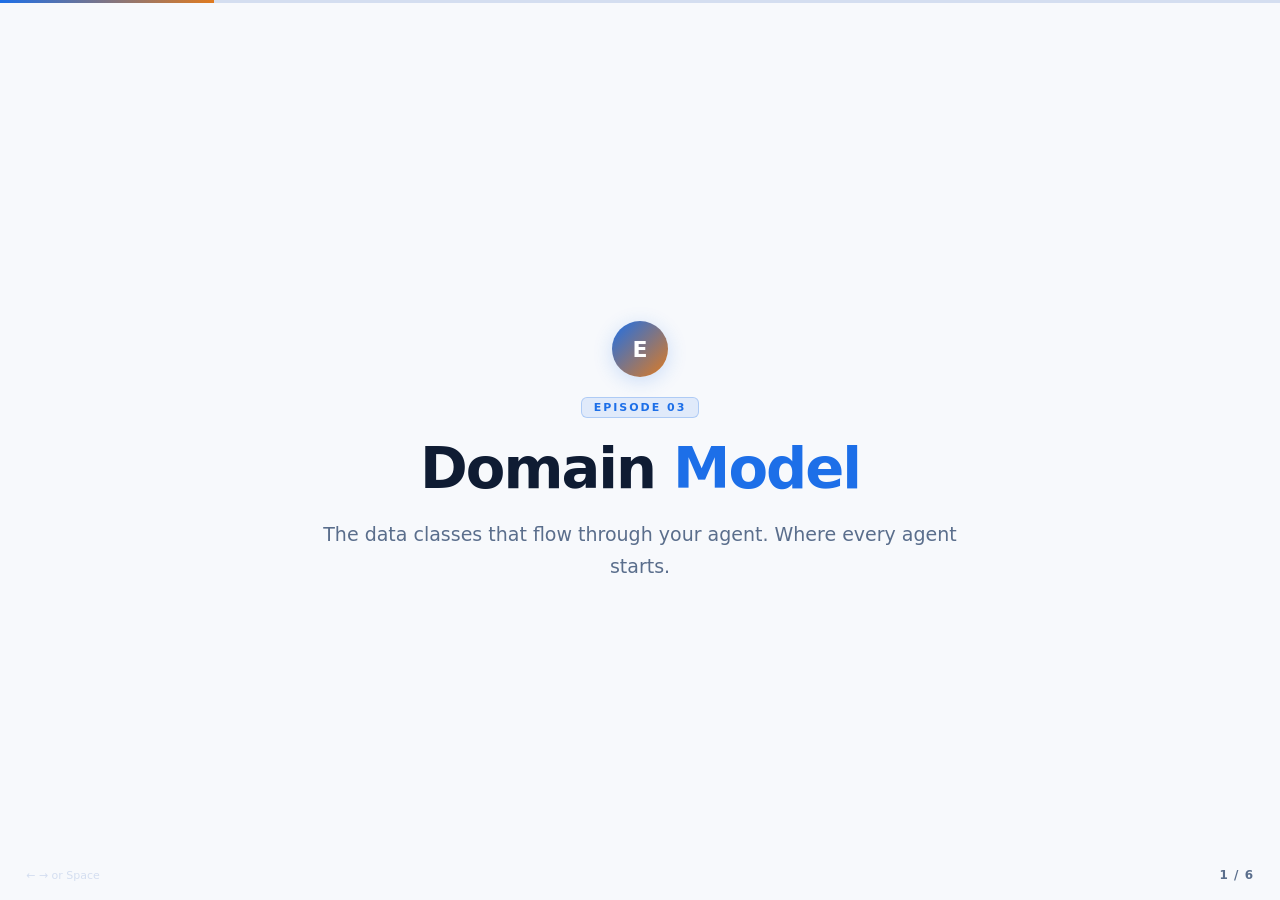
<file: slides/ep03-domain-model/index.html>
<!DOCTYPE html>
<html lang="en">
<head>
<meta charset="UTF-8"/>
<meta name="viewport" content="width=device-width,initial-scale=1.0"/>
<title>EP03 — Domain Model</title>
<link rel="stylesheet" href="../shared.css"/>
</head>
<body>
<div id="app">
  <div id="progress-bar"><div id="progress-fill"></div></div>
  <div id="slide-area">

    <!-- 01 -->
    <div class="slide slide-center active">
      <div class="slide-inner">
        <div class="brand-logo anim">E</div>
        <div class="ep-tag anim">Episode 03</div>
        <h1 class="anim">Domain <span class="blue">Model</span></h1>
        <p class="subtitle anim">The data classes that flow through your agent. Where every agent starts.</p>
      </div>
    </div>

    <!-- 02: What is a domain model -->
    <div class="slide">
      <div class="slide-inner">
        <div class="overline anim">Concept</div>
        <h2 class="anim">Design the <span class="orange">data first,</span> then the actions.</h2>
        <p class="anim">In Embabel, your domain classes are the contract between actions. Each action reads one type from the Blackboard and produces another. The domain model is what flows through the pipeline.</p>
        <div class="flow anim">
          <div class="flow-box blue">
            <div class="flow-label">Input</div>
            <div class="flow-name">UserInput</div>
          </div>
          <div class="flow-arrow">→</div>
          <div class="flow-box">
            <div class="flow-name">LoanApplication</div>
          </div>
          <div class="flow-arrow">→</div>
          <div class="flow-box">
            <div class="flow-name">CreditScore</div>
          </div>
          <div class="flow-arrow">→</div>
          <div class="flow-box">
            <div class="flow-name">RiskAssessment</div>
          </div>
          <div class="flow-arrow">→</div>
          <div class="flow-box green">
            <div class="flow-label">Goal</div>
            <div class="flow-name">LoanDecision</div>
          </div>
        </div>
        <div class="callout anim">
          Each arrow is one action. Each box is one data class. Design the boxes first — the actions write themselves.
        </div>
      </div>
    </div>

    <!-- 03: data class explained -->
    <div class="slide">
      <div class="slide-inner">
        <div class="overline anim">Kotlin Concept</div>
        <h2 class="anim"><code>data class</code> — <span class="blue">Kotlin's version of Java records</span></h2>
        <div class="card-grid cols-2 anim">
          <div class="card red">
            <div class="card-label">Java (verbose)</div>
            <div class="card-desc" style="font-family:monospace;font-size:12px;color:var(--text);line-height:1.6">public class CreditScore {<br>&nbsp;&nbsp;private final int score;<br>&nbsp;&nbsp;private final String rating;<br>&nbsp;&nbsp;// constructor...<br>&nbsp;&nbsp;// getters...<br>&nbsp;&nbsp;// equals/hashCode...<br>&nbsp;&nbsp;// toString...<br>} // ~40 lines</div>
          </div>
          <div class="card green">
            <div class="card-label">Kotlin (1 line)</div>
            <div class="card-desc" style="font-family:monospace;font-size:13px;color:var(--text);line-height:1.6"><strong style="color:var(--green)">data class</strong> CreditScore(<br>&nbsp;&nbsp;val score: Int,<br>&nbsp;&nbsp;val rating: String,<br>&nbsp;&nbsp;val factors: List&lt;String&gt;<br>)<br><br>// equals ✓ hashCode ✓<br>// toString ✓ copy ✓</div>
          </div>
        </div>
        <div class="callout orange anim">
          <strong>val</strong> = read-only after construction (like Java <code>final</code>). Every field in your domain classes should be <code>val</code> — immutable by default.
        </div>
      </div>
    </div>

    <!-- 04: Jackson annotations -->
    <div class="slide">
      <div class="slide-inner">
        <div class="overline anim">LLM Hints</div>
        <h2 class="anim">Jackson annotations help the <span class="blue">LLM fill in the fields</span></h2>
        <div class="code-block anim"><span class="an">@JsonClassDescription</span>(<span class="str">"A loan application submitted by a customer"</span>)
<span class="kw">data class</span> <span class="type">LoanApplication</span>(

    <span class="an">@JsonPropertyDescription</span>(<span class="str">"Full name of the applicant"</span>)
    <span class="kw">val</span> applicantName: <span class="type">String</span>,

    <span class="an">@JsonPropertyDescription</span>(<span class="str">"Loan amount requested in rupees"</span>)
    <span class="kw">val</span> amount: <span class="type">Int</span>,

    <span class="an">@JsonPropertyDescription</span>(<span class="str">"Purpose: home, car, personal, business"</span>)
    <span class="kw">val</span> purpose: <span class="type">String</span>,
)</div>
        <div class="callout anim">
          Embabel generates a <strong>JSON Schema</strong> from your data class and sends it to the LLM. These descriptions become part of that schema — they tell the LLM exactly what to put in each field.
        </div>
      </div>
    </div>

    <!-- 05: all 4 classes -->
    <div class="slide">
      <div class="slide-inner">
        <div class="overline anim">Our Domain Model</div>
        <h2 class="anim">4 classes. The <span class="orange">entire agent</span> lives in these.</h2>
        <div class="card-grid cols-2 anim">
          <div class="card blue">
            <div class="card-label">LoanApplication</div>
            <div class="card-desc dark"><code>applicantName</code>, <code>amount</code>, <code>purpose</code><br>→ The starting input</div>
          </div>
          <div class="card">
            <div class="card-label">CreditScore</div>
            <div class="card-desc dark"><code>score</code> (300–900), <code>rating</code>, <code>factors</code><br>→ Produced by credit check</div>
          </div>
          <div class="card">
            <div class="card-label">RiskAssessment</div>
            <div class="card-desc dark"><code>approved</code>, <code>riskLevel</code>, <code>reason</code><br>→ Produced by risk check</div>
          </div>
          <div class="card green">
            <div class="card-label">LoanDecision</div>
            <div class="card-desc dark"><code>approved</code>, <code>message</code>, <code>nextSteps</code><br>→ The Goal — agent is done</div>
          </div>
        </div>
        <div class="callout orange anim">
          Notice: no business logic, no methods, no service calls. Just data. Actions are separate. This separation is what makes the system testable and composable.
        </div>
      </div>
    </div>

    <!-- 06: Closing -->
    <div class="slide slide-center">
      <div class="slide-inner">
        <div class="brand-logo anim">E</div>
        <div class="end-line anim"></div>
        <h2 class="anim">Next: <span class="blue">EP04</span><br>Your first @Action — LLM call, zero boilerplate.</h2>
        <div class="tags anim">
          <span class="tag blue">github.com/sumitvairagar/embabel-loan-agent</span>
          <span class="tag orange">branch: ep04-first-action</span>
        </div>
        <div class="subscribe-badge anim">▶ @EngineerInAI — Subscribe</div>
      </div>
    </div>

  </div>
  <div id="slide-counter">1 / 6</div>
  <div id="nav-hint">← → or Space</div>
</div>
<script src="../nav.js"></script>
</body>
</html>
</file>
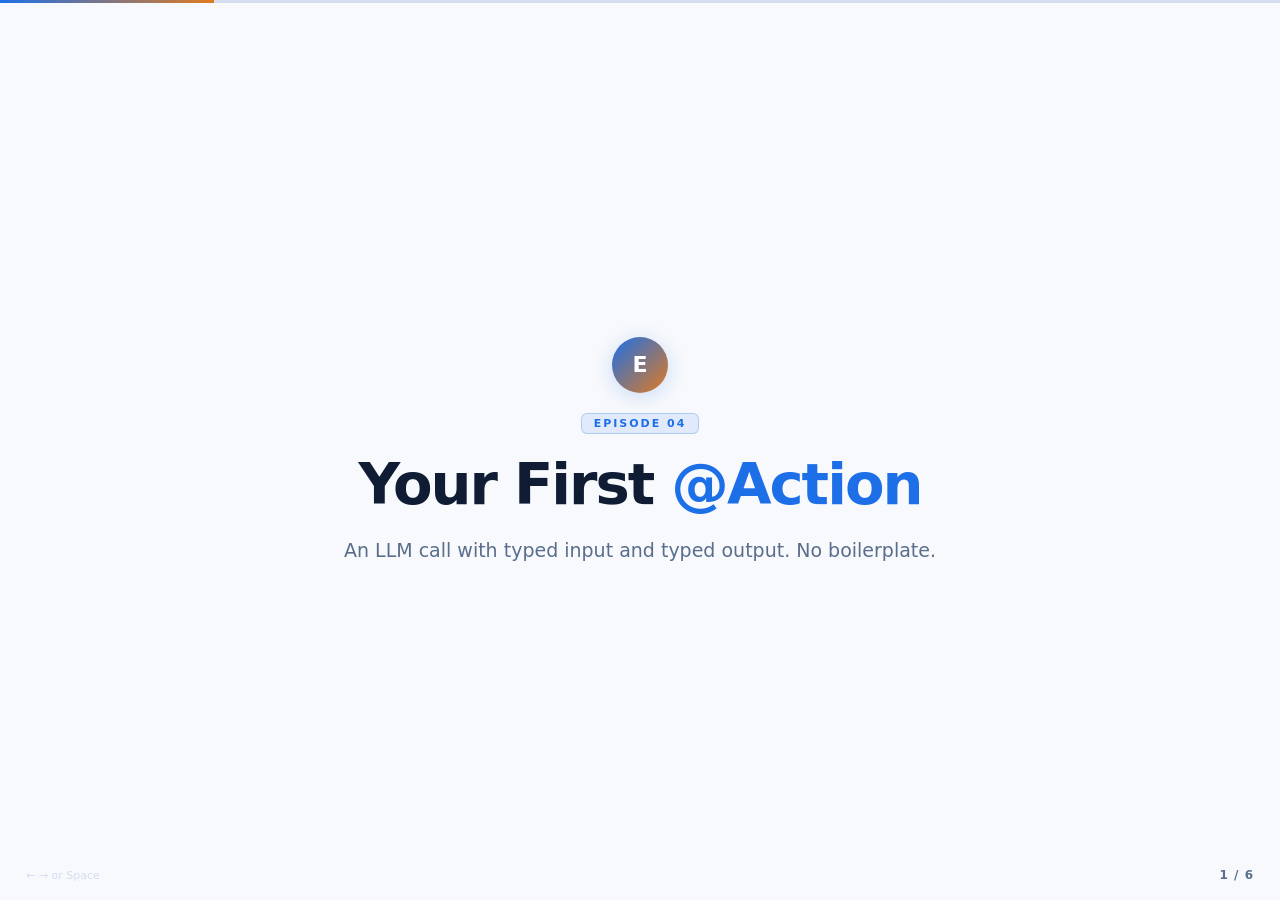
<file: slides/ep04-first-action/index.html>
<!DOCTYPE html>
<html lang="en">
<head>
<meta charset="UTF-8"/>
<meta name="viewport" content="width=device-width,initial-scale=1.0"/>
<title>EP04 — First @Action</title>
<link rel="stylesheet" href="../shared.css"/>
</head>
<body>
<div id="app">
  <div id="progress-bar"><div id="progress-fill"></div></div>
  <div id="slide-area">

    <!-- 01 -->
    <div class="slide slide-center active">
      <div class="slide-inner">
        <div class="brand-logo anim">E</div>
        <div class="ep-tag anim">Episode 04</div>
        <h1 class="anim">Your First <span class="blue">@Action</span></h1>
        <p class="subtitle anim">An LLM call with typed input and typed output. No boilerplate.</p>
      </div>
    </div>

    <!-- 02: @Agent annotation -->
    <div class="slide">
      <div class="slide-inner">
        <div class="overline anim">The Container</div>
        <h2 class="anim"><code>@Agent</code> — marks the class, <span class="blue">Spring does the rest</span></h2>
        <div class="code-block anim"><span class="an">@Agent</span>(<span class="str">description = "Processes loan applications and produces a credit decision"</span>)
<span class="kw">class</span> <span class="type">LoanApprovalAgent</span> {
    <span class="cm">// your @Action methods go here</span>
}</div>
        <div class="card-grid cols-3 anim">
          <div class="card blue">
            <div class="card-label">@Agent</div>
            <div class="card-desc dark">Marks this as an agent. Spring auto-discovers it via classpath scan — same as @Controller.</div>
          </div>
          <div class="card">
            <div class="card-label">description</div>
            <div class="card-desc dark">Required. Used by the platform in open mode to match user intent to the right agent.</div>
          </div>
          <div class="card orange">
            <div class="card-label">Spring bean</div>
            <div class="card-desc dark">@Agent includes @Component. You can @Autowired any Spring service into this class.</div>
          </div>
        </div>
      </div>
    </div>

    <!-- 03: @Action signature -->
    <div class="slide">
      <div class="slide-inner">
        <div class="overline anim">The Action</div>
        <h2 class="anim"><code>@Action</code> — declare what you <span class="blue">need</span> and what you <span class="green">produce</span></h2>
        <div class="code-block anim"><span class="an">@Action</span>
<span class="kw">fun</span> <span class="fn">evaluateCredit</span>(
    application: <span class="type">LoanApplication</span>,   <span class="cm">// ← framework reads FROM blackboard</span>
    ai: <span class="type">Ai</span>                            <span class="cm">// ← framework injects (NOT from blackboard)</span>
): <span class="type">CreditScore</span> =                     <span class="cm">// ← framework writes TO blackboard</span>
    ai.withDefaultLlm() <span class="kw">create</span>
        <span class="str">"""
        Evaluate the credit profile for this loan application.
        Applicant: ${application.applicantName}
        Amount: ₹${application.amount}
        Purpose: ${application.purpose}
        
        Return: score (300–900), rating, and key factors.
        """</span>.trimIndent()</div>
        <div class="callout orange anim">
          <strong>Kotlin note:</strong> The triple-quoted <code>"""..."""</code> is a multiline string — no concatenation, no escape characters needed. <code>${variable}</code> inside it is string interpolation — like Java's formatted strings but cleaner.
        </div>
      </div>
    </div>

    <!-- 04: How the LLM call works -->
    <div class="slide">
      <div class="slide-inner">
        <div class="overline anim">Under the Hood</div>
        <h2 class="anim">What happens when <span class="blue">this action runs</span></h2>
        <div class="num-list anim">
          <div class="num-item">
            <div class="num-badge">1</div>
            <div class="num-text"><strong>Schema generation.</strong> Embabel reflects on <code>CreditScore</code> (your return type) and generates a JSON Schema from it — including your <code>@JsonPropertyDescription</code> hints.</div>
          </div>
          <div class="num-item">
            <div class="num-badge">2</div>
            <div class="num-text"><strong>Prompt assembly.</strong> Your prompt text + the JSON schema get combined into the final message sent to the LLM: "respond with JSON matching this schema."</div>
          </div>
          <div class="num-item">
            <div class="num-badge">3</div>
            <div class="num-text"><strong>LLM call.</strong> Spring AI makes the HTTP call to OpenAI. The response comes back as JSON.</div>
          </div>
          <div class="num-item">
            <div class="num-badge">4</div>
            <div class="num-text"><strong>Deserialization.</strong> Jackson parses the JSON into a <code>CreditScore</code> object. Your method returns a strongly-typed Kotlin object — not a Map, not a String.</div>
          </div>
        </div>
      </div>
    </div>

    <!-- 05: run it -->
    <div class="slide">
      <div class="slide-inner">
        <div class="overline anim">Demo</div>
        <h2 class="anim">Run it from the <span class="blue">Spring Shell</span></h2>
        <div class="terminal anim"><span class="prompt">shell:></span> execute <span class="str">"My name is Sumit, I need a home loan of 25 lakh"</span>

<span class="step">[extractApplication]</span> UserInput → LoanApplication
<span class="info">  applicantName = "Sumit"</span>
<span class="info">  amount        = 2500000</span>
<span class="info">  purpose       = "home"</span>

<span class="step">[evaluateCredit]</span> LoanApplication → CreditScore
<span class="info">  score   = 730</span>
<span class="info">  rating  = "Good"</span>
<span class="info">  factors = [stable employment, low existing debt]</span></div>
        <div class="callout green anim">
          The planner ran <strong>extractApplication</strong> first automatically — because <strong>evaluateCredit</strong> needs a <code>LoanApplication</code> and the only way to get one is to extract it from the user input first. You wrote zero ordering code.
        </div>
      </div>
    </div>

    <!-- 06: Closing -->
    <div class="slide slide-center">
      <div class="slide-inner">
        <div class="brand-logo anim">E</div>
        <div class="end-line anim"></div>
        <h2 class="anim">Next: <span class="blue">EP05</span><br>The Blackboard — see the data flow live.</h2>
        <div class="tags anim">
          <span class="tag blue">github.com/sumitvairagar/embabel-loan-agent</span>
          <span class="tag orange">branch: ep05-blackboard</span>
        </div>
        <div class="subscribe-badge anim">▶ @EngineerInAI — Subscribe</div>
      </div>
    </div>

  </div>
  <div id="slide-counter">1 / 6</div>
  <div id="nav-hint">← → or Space</div>
</div>
<script src="../nav.js"></script>
</body>
</html>
</file>
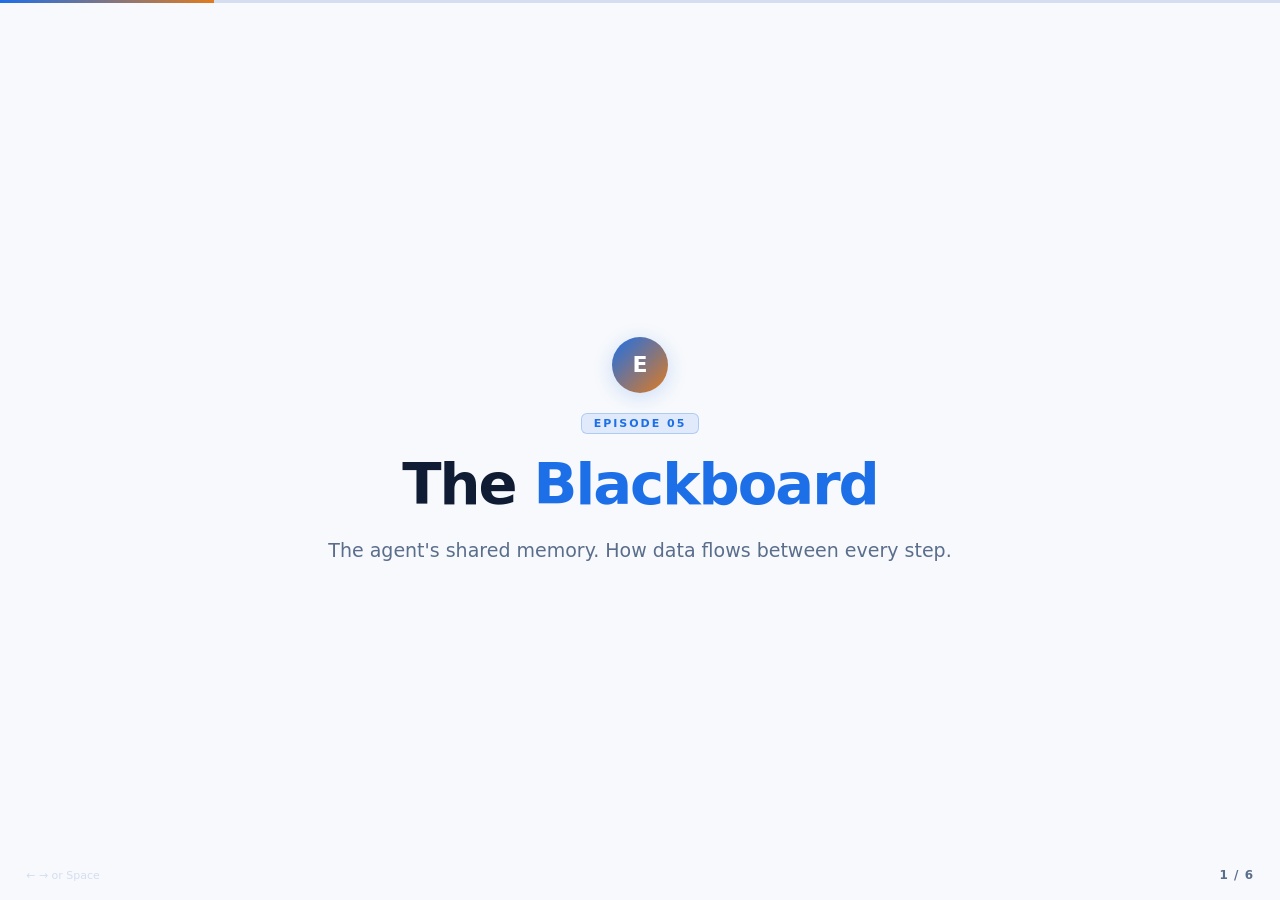
<file: slides/ep05-blackboard/index.html>
<!DOCTYPE html>
<html lang="en">
<head>
<meta charset="UTF-8"/>
<meta name="viewport" content="width=device-width,initial-scale=1.0"/>
<title>EP05 — The Blackboard</title>
<link rel="stylesheet" href="../shared.css"/>
</head>
<body>
<div id="app">
  <div id="progress-bar"><div id="progress-fill"></div></div>
  <div id="slide-area">

    <!-- 01 -->
    <div class="slide slide-center active">
      <div class="slide-inner">
        <div class="brand-logo anim">E</div>
        <div class="ep-tag anim">Episode 05</div>
        <h1 class="anim">The <span class="blue">Blackboard</span></h1>
        <p class="subtitle anim">The agent's shared memory. How data flows between every step.</p>
      </div>
    </div>

    <!-- 02: What is it -->
    <div class="slide">
      <div class="slide-inner">
        <div class="overline anim">Concept</div>
        <h2 class="anim">The Blackboard is an <span class="blue">append-only ordered list</span></h2>
        <p class="anim">One blackboard per agent run. Every action reads from it and writes to it. Actions never pass data to each other directly — everything goes through the board.</p>
        <div class="bb anim">
          <div class="bb-header">blackboard.objects — after full agent run</div>
          <div class="bb-row">
            <div class="bb-idx">[0]</div>
            <div class="bb-type blue">UserInput</div>
            <div class="bb-val">content="My name is Sumit, I need a home loan of 25 lakh"</div>
            <div class="bb-tag latest">latest</div>
          </div>
          <div class="bb-row">
            <div class="bb-idx">[1]</div>
            <div class="bb-type">LoanApplication</div>
            <div class="bb-val">applicantName="Sumit", amount=2500000, purpose="home"</div>
            <div class="bb-tag latest">latest</div>
          </div>
          <div class="bb-row">
            <div class="bb-idx">[2]</div>
            <div class="bb-type">CreditScore</div>
            <div class="bb-val">score=730, rating="Good"</div>
            <div class="bb-tag latest">latest</div>
          </div>
          <div class="bb-row">
            <div class="bb-idx">[3]</div>
            <div class="bb-type">RiskAssessment</div>
            <div class="bb-val">approved=true, riskLevel="Low"</div>
            <div class="bb-tag latest">latest</div>
          </div>
          <div class="bb-row">
            <div class="bb-idx">[4]</div>
            <div class="bb-type green">LoanDecision</div>
            <div class="bb-val">approved=true, message="Congratulations..."</div>
            <div class="bb-tag latest">latest ← Goal ✓</div>
          </div>
        </div>
      </div>
    </div>

    <!-- 03: append only -->
    <div class="slide">
      <div class="slide-inner">
        <div class="overline anim">Key Property</div>
        <h2 class="anim"><span class="green">Append-only.</span> Objects are never deleted.</h2>
        <p class="anim">If a fraud check re-evaluates credit and produces a new score, the old one stays — but becomes invisible to retrieval. The last one of each type wins.</p>
        <div class="bb anim">
          <div class="bb-header">after fraud check re-evaluation</div>
          <div class="bb-row">
            <div class="bb-idx">[0]</div>
            <div class="bb-type blue">UserInput</div>
            <div class="bb-val">...</div>
            <div class="bb-tag latest">latest</div>
          </div>
          <div class="bb-row">
            <div class="bb-idx">[1]</div>
            <div class="bb-type muted">CreditScore</div>
            <div class="bb-val">score=730 — original</div>
            <div class="bb-tag old">hidden</div>
          </div>
          <div class="bb-row">
            <div class="bb-idx">[2]</div>
            <div class="bb-type orange">CreditScore</div>
            <div class="bb-val">score=690 — after fraud check</div>
            <div class="bb-tag latest">latest</div>
          </div>
        </div>
        <div class="callout green anim">
          <strong>Why keep the old one?</strong> Full audit trail. You can always see what changed during a run and when. The Blackboard is append-only by design.
        </div>
      </div>
    </div>

    <!-- 04: see it live -->
    <div class="slide">
      <div class="slide-inner">
        <div class="overline anim">Live Demo</div>
        <h2 class="anim">The <span class="blue">BlackboardLogger</span> makes it visible</h2>
        <div class="code-block anim"><span class="an">@Component</span>
<span class="kw">class</span> <span class="type">BlackboardLogger</span> {

    <span class="an">@EventListener</span>
    <span class="kw">fun</span> <span class="fn">onActionStart</span>(event: <span class="type">ActionExecutionStartEvent</span>) {
        <span class="kw">val</span> process = event.agentProcess
        logger.info(<span class="str">"=== Blackboard before [{}] ==="</span>, event.action.name)
        process.objects.forEachIndexed { index, obj ->
            logger.info(<span class="str">"  [{}] {}: {}"</span>, index, obj::class.simpleName, obj)
        }
    }
}</div>
        <div class="terminal anim"><span class="step">=== Blackboard before [evaluateCredit] ===</span>
<span class="info">  [0] UserInput: UserInput(content=My name is Sumit...)</span>
<span class="info">  [1] LoanApplication: LoanApplication(applicantName=Sumit, amount=2500000...)</span>
<span class="step">================================</span></div>
      </div>
    </div>

    <!-- 05: why actions don't touch it -->
    <div class="slide">
      <div class="slide-inner">
        <div class="overline anim">The Rule</div>
        <h2 class="anim">Actions <span class="green">never touch</span> the Blackboard directly</h2>
        <div class="card-grid cols-2 anim">
          <div class="card red">
            <div class="card-label">❌ You never write this</div>
            <div class="card-desc" style="font-family:monospace;font-size:12px;color:var(--text);line-height:1.7">val app = blackboard<br>&nbsp;&nbsp;.last(LoanApplication::class.java)<br><br>blackboard += creditScore</div>
          </div>
          <div class="card green">
            <div class="card-label">✅ You write this instead</div>
            <div class="card-desc" style="font-family:monospace;font-size:12px;color:var(--text);line-height:1.7">@Action<br>fun evaluateCredit(<br>&nbsp;&nbsp;application: LoanApplication, // read<br>&nbsp;&nbsp;ai: Ai<br>): CreditScore = ... // write</div>
          </div>
        </div>
        <div class="callout orange anim">
          Parameters = what you need from the Blackboard. Return type = what you add to the Blackboard. The framework handles all the reading and writing. You declare intent, not mechanics.
        </div>
      </div>
    </div>

    <!-- 06: Closing -->
    <div class="slide slide-center">
      <div class="slide-inner">
        <div class="brand-logo anim">E</div>
        <div class="end-line anim"></div>
        <h2 class="anim">Next: <span class="blue">EP06</span><br>Chaining actions — zero flow control.</h2>
        <div class="tags anim">
          <span class="tag blue">github.com/sumitvairagar/embabel-loan-agent</span>
          <span class="tag orange">branch: ep06-chaining</span>
        </div>
        <div class="subscribe-badge anim">▶ @EngineerInAI — Subscribe</div>
      </div>
    </div>

  </div>
  <div id="slide-counter">1 / 6</div>
  <div id="nav-hint">← → or Space</div>
</div>
<script src="../nav.js"></script>
</body>
</html>
</file>
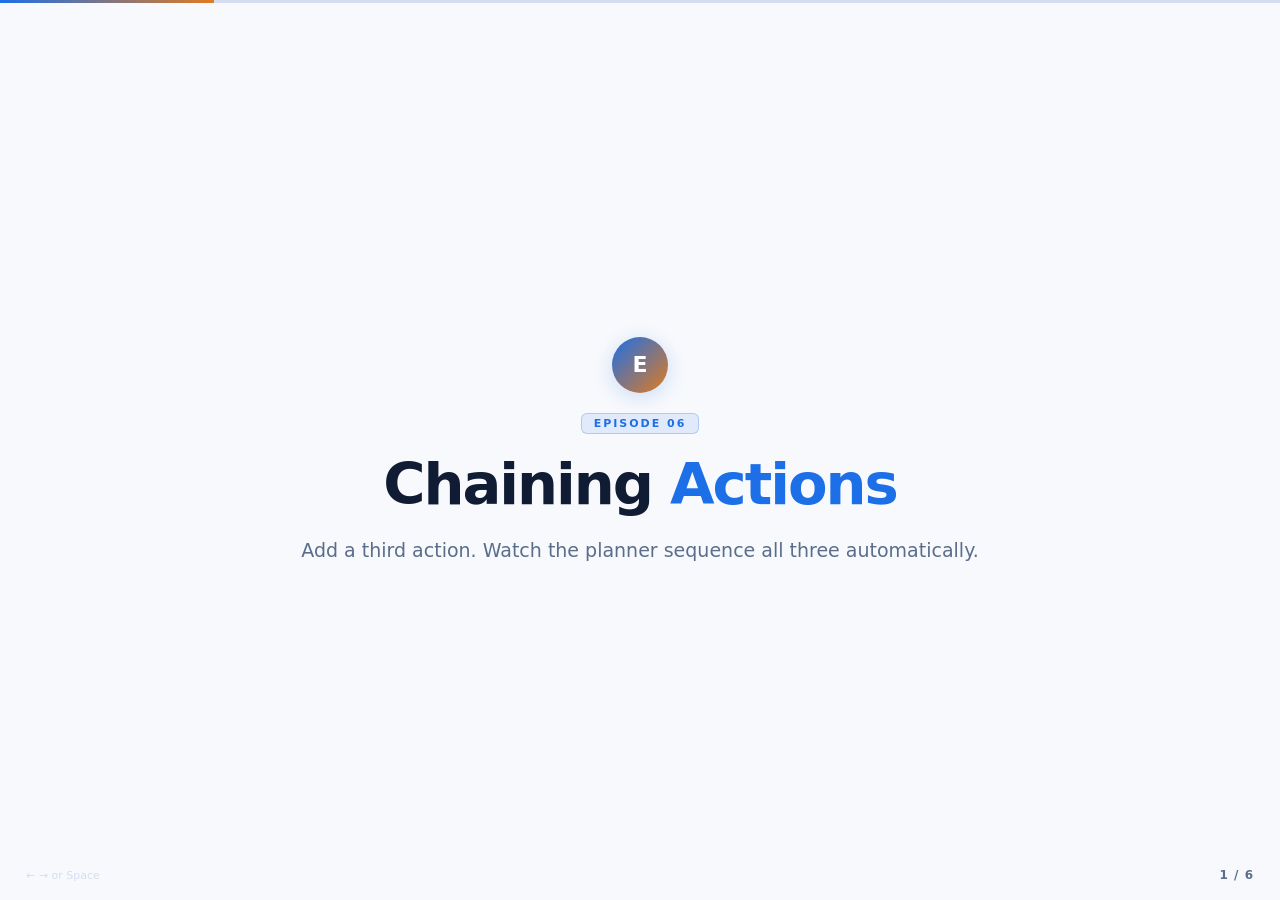
<file: slides/ep06-chaining/index.html>
<!DOCTYPE html>
<html lang="en">
<head>
<meta charset="UTF-8"/>
<meta name="viewport" content="width=device-width,initial-scale=1.0"/>
<title>EP06 — Chaining Actions</title>
<link rel="stylesheet" href="../shared.css"/>
</head>
<body>
<div id="app">
  <div id="progress-bar"><div id="progress-fill"></div></div>
  <div id="slide-area">

    <!-- 01 -->
    <div class="slide slide-center active">
      <div class="slide-inner">
        <div class="brand-logo anim">E</div>
        <div class="ep-tag anim">Episode 06</div>
        <h1 class="anim">Chaining <span class="blue">Actions</span></h1>
        <p class="subtitle anim">Add a third action. Watch the planner sequence all three automatically.</p>
      </div>
    </div>

    <!-- 02: what we're adding -->
    <div class="slide">
      <div class="slide-inner">
        <div class="overline anim">What We Add</div>
        <h2 class="anim"><code>assessRisk</code> — needs <span class="blue">two</span> inputs from the Blackboard</h2>
        <div class="code-block anim"><span class="an">@Action</span>
<span class="kw">fun</span> <span class="fn">assessRisk</span>(
    application: <span class="type">LoanApplication</span>,   <span class="cm">// needs this AND</span>
    score: <span class="type">CreditScore</span>,              <span class="cm">// needs this</span>
    ai: <span class="type">Ai</span>,
): <span class="type">RiskAssessment</span> =              <span class="cm">// produces this</span>
    ai.withDefaultLlm() <span class="kw">create</span>
        <span class="str">"""
        Assess the risk of this loan.
        Applicant: ${application.applicantName}
        Amount: ₹${application.amount}
        Credit score: ${score.score} (${score.rating})
        
        Return: approved, riskLevel (Low/Medium/High), reason.
        """</span>.trimIndent()</div>
        <div class="callout anim">
          This action needs <strong>both</strong> LoanApplication and CreditScore on the Blackboard. The planner must run extractApplication and evaluateCredit first. You wrote zero ordering code.
        </div>
      </div>
    </div>

    <!-- 03: how planner sequences -->
    <div class="slide">
      <div class="slide-inner">
        <div class="overline anim">The GOAP Planner</div>
        <h2 class="anim">It works <span class="orange">backwards</span> from the goal</h2>
        <div class="num-list anim">
          <div class="num-item">
            <div class="num-badge orange">1</div>
            <div class="num-text">Planner asks: <em>what do I need to run assessRisk?</em> → <code>LoanApplication</code> + <code>CreditScore</code></div>
          </div>
          <div class="num-item">
            <div class="num-badge orange">2</div>
            <div class="num-text"><code>CreditScore</code> not on Blackboard → which action produces it? → <code>evaluateCredit</code></div>
          </div>
          <div class="num-item">
            <div class="num-badge orange">3</div>
            <div class="num-text"><code>evaluateCredit</code> needs <code>LoanApplication</code> → not on Blackboard → which action produces it? → <code>extractApplication</code></div>
          </div>
          <div class="num-item">
            <div class="num-badge orange">4</div>
            <div class="num-text"><code>extractApplication</code> needs <code>UserInput</code> → that's the starting input. Plan found.</div>
          </div>
        </div>
        <div class="callout green anim">
          <strong>Final plan:</strong> extractApplication → evaluateCredit → assessRisk. Computed automatically. Replanned after every step.
        </div>
      </div>
    </div>

    <!-- 04: what this means -->
    <div class="slide">
      <div class="slide-inner">
        <div class="overline anim">The Power</div>
        <h2 class="anim">Add an action. It gets <span class="blue">incorporated automatically.</span></h2>
        <p class="anim">You added <code>assessRisk</code> and didn't touch a single line of existing code. No pipeline config. No state machine update. No import changes. The planner found its place on its own.</p>
        <div class="card-grid cols-2 anim">
          <div class="card red">
            <div class="card-label">Traditional pipeline</div>
            <div class="card-desc dark">Add step → edit the pipeline definition → update all state transitions → test everything breaks</div>
          </div>
          <div class="card green">
            <div class="card-label">Embabel GOAP</div>
            <div class="card-desc dark">Add @Action method → done. Planner incorporates it automatically on next run.</div>
          </div>
        </div>
        <div class="callout orange anim">
          This is why the project description says "Superior extensibility and reuse." You extend the system <strong>without editing existing code.</strong>
        </div>
      </div>
    </div>

    <!-- 05: demo output -->
    <div class="slide">
      <div class="slide-inner">
        <div class="overline anim">Demo Output</div>
        <h2 class="anim">Three actions, <span class="blue">one command</span></h2>
        <div class="terminal anim"><span class="prompt">shell:></span> execute <span class="str">"My name is Sumit, I need a home loan of 25 lakh"</span>

<span class="step">[extractApplication]</span>  UserInput → LoanApplication ✓
<span class="step">[evaluateCredit]</span>      LoanApplication → CreditScore ✓
<span class="step">[assessRisk]</span>          LoanApplication + CreditScore → RiskAssessment ✓

<span class="info">RiskAssessment:</span>
<span class="info">  approved  = true</span>
<span class="info">  riskLevel = "Low"</span>
<span class="info">  reason    = "Good credit history, stable income, reasonable amount"</span></div>
      </div>
    </div>

    <!-- 06: Closing -->
    <div class="slide slide-center">
      <div class="slide-inner">
        <div class="brand-logo anim">E</div>
        <div class="end-line anim"></div>
        <h2 class="anim">Next: <span class="blue">EP07</span><br>@AchievesGoal — completing the agent.</h2>
        <div class="tags anim">
          <span class="tag blue">github.com/sumitvairagar/embabel-loan-agent</span>
          <span class="tag orange">branch: ep07-goal</span>
        </div>
        <div class="subscribe-badge anim">▶ @EngineerInAI — Subscribe</div>
      </div>
    </div>

  </div>
  <div id="slide-counter">1 / 6</div>
  <div id="nav-hint">← → or Space</div>
</div>
<script src="../nav.js"></script>
</body>
</html>
</file>
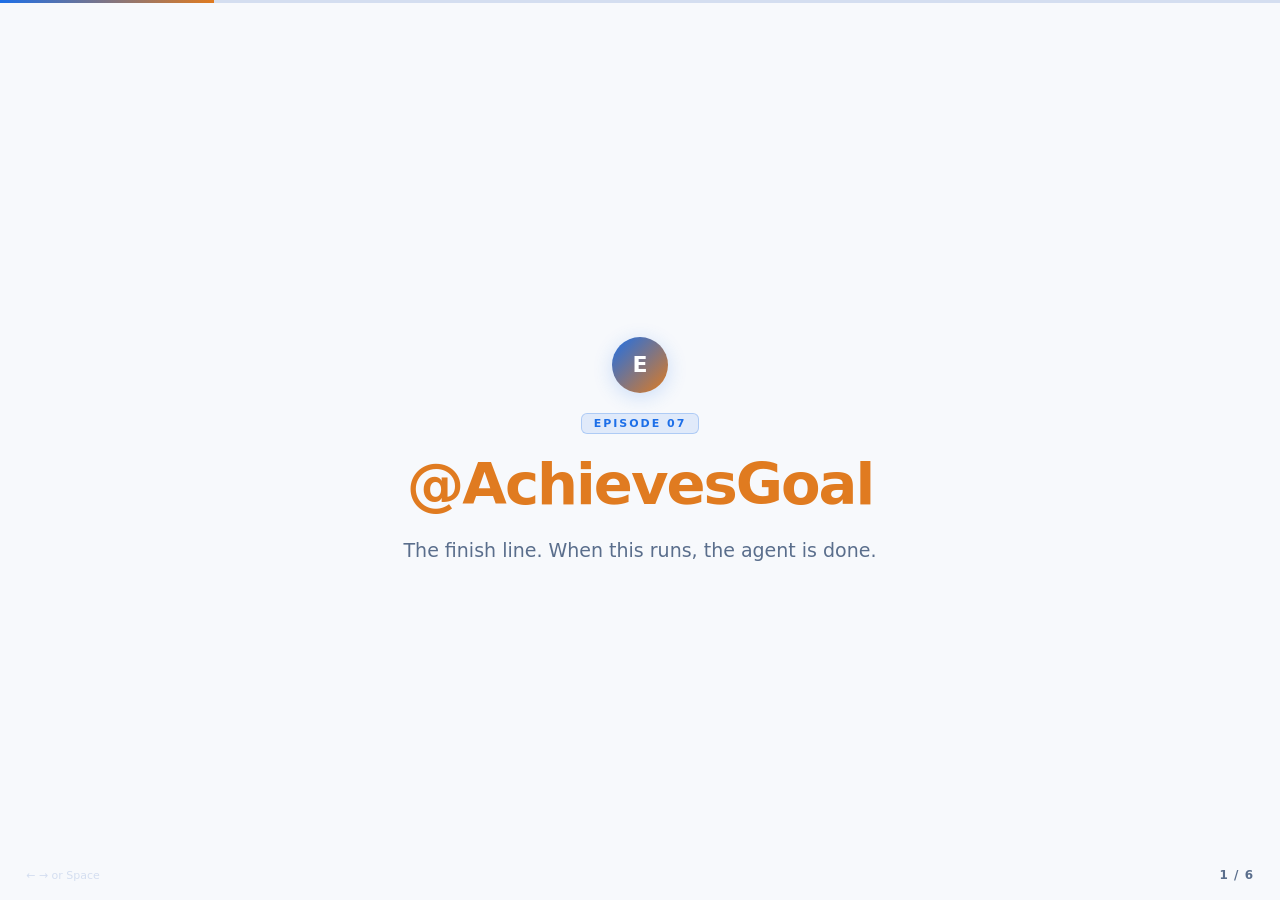
<file: slides/ep07-goal/index.html>
<!DOCTYPE html>
<html lang="en">
<head>
<meta charset="UTF-8"/>
<meta name="viewport" content="width=device-width,initial-scale=1.0"/>
<title>EP07 — @AchievesGoal</title>
<link rel="stylesheet" href="../shared.css"/>
</head>
<body>
<div id="app">
  <div id="progress-bar"><div id="progress-fill"></div></div>
  <div id="slide-area">

    <!-- 01 -->
    <div class="slide slide-center active">
      <div class="slide-inner">
        <div class="brand-logo anim">E</div>
        <div class="ep-tag anim">Episode 07</div>
        <h1 class="anim"><span class="orange">@AchievesGoal</span></h1>
        <p class="subtitle anim">The finish line. When this runs, the agent is done.</p>
      </div>
    </div>

    <!-- 02: what is a goal -->
    <div class="slide">
      <div class="slide-inner">
        <div class="overline anim">Concept</div>
        <h2 class="anim">A Goal is the <span class="blue">desired end state</span></h2>
        <p class="anim">The GOAP planner doesn't just run actions — it works <em>toward a goal.</em> A goal says: "we're done when this type of object exists on the Blackboard." Without a goal, the planner has nothing to work toward.</p>
        <div class="card-grid cols-3 anim">
          <div class="card">
            <div class="card-label">outputType</div>
            <div class="card-desc dark">The type that must exist on the Blackboard when we're done — <code>LoanDecision</code></div>
          </div>
          <div class="card orange">
            <div class="card-label">description</div>
            <div class="card-desc dark">Used in open mode — the platform matches user intent to goals by description</div>
          </div>
          <div class="card green">
            <div class="card-label">@AchievesGoal</div>
            <div class="card-desc dark">Shortcut annotation — creates the Goal automatically from the method's return type</div>
          </div>
        </div>
      </div>
    </div>

    <!-- 03: the annotation -->
    <div class="slide">
      <div class="slide-inner">
        <div class="overline anim">The Code</div>
        <h2 class="anim">Two annotations. <span class="blue">Complete agent.</span></h2>
        <div class="code-block anim"><span class="an">@AchievesGoal</span>(<span class="str">description = "Produce a final loan decision for the applicant"</span>)
<span class="an">@Action</span>
<span class="kw">fun</span> <span class="fn">generateDecision</span>(
    application: <span class="type">LoanApplication</span>,
    assessment: <span class="type">RiskAssessment</span>,
    ai: <span class="type">Ai</span>,
): <span class="type">LoanDecision</span> =              <span class="cm">// ← when this hits the Blackboard, agent is done</span>
    ai.withDefaultLlm() <span class="kw">create</span>
        <span class="str">"""
        Generate a final loan decision letter.
        Applicant: ${application.applicantName}
        Amount: ₹${application.amount}
        Risk: ${assessment.riskLevel}, approved=${assessment.approved}
        
        Write a clear decision, friendly message, and 2-3 next steps.
        """</span>.trimIndent()</div>
        <div class="callout orange anim">
          <code>@AchievesGoal</code> + <code>@Action</code> together = this method is both a step in the plan AND the finish line. When <code>LoanDecision</code> appears on the Blackboard, the OODA loop exits.
        </div>
      </div>
    </div>

    <!-- 04: full flow -->
    <div class="slide">
      <div class="slide-inner">
        <div class="overline anim">The Complete Agent</div>
        <h2 class="anim">4 actions. <span class="orange">Zero</span> flow control.</h2>
        <div class="flow anim">
          <div class="flow-box blue">
            <div class="flow-label">Start</div>
            <div class="flow-name">UserInput</div>
          </div>
          <div class="flow-arrow">→</div>
          <div class="flow-box">
            <div class="flow-label">Action 1</div>
            <div class="flow-name">extract<br>Application</div>
          </div>
          <div class="flow-arrow">→</div>
          <div class="flow-box">
            <div class="flow-label">Action 2</div>
            <div class="flow-name">evaluate<br>Credit</div>
          </div>
          <div class="flow-arrow">→</div>
          <div class="flow-box">
            <div class="flow-label">Action 3</div>
            <div class="flow-name">assess<br>Risk</div>
          </div>
          <div class="flow-arrow">→</div>
          <div class="flow-box green">
            <div class="flow-label">Goal ✓</div>
            <div class="flow-name">generate<br>Decision</div>
          </div>
        </div>
        <div class="callout green anim">
          The entire agent is 4 annotated methods in one class. No XML. No YAML pipeline. No state machine. Just Kotlin methods with annotations — and the planner does the rest.
        </div>
      </div>
    </div>

    <!-- 05: final output -->
    <div class="slide">
      <div class="slide-inner">
        <div class="overline anim">Live Demo</div>
        <h2 class="anim">The complete agent <span class="blue">running live</span></h2>
        <div class="terminal anim"><span class="prompt">shell:></span> execute <span class="str">"My name is Sumit, I need a home loan of 25 lakh"</span>

<span class="step">[extractApplication]</span>  ✓
<span class="step">[evaluateCredit]</span>      ✓
<span class="step">[assessRisk]</span>          ✓
<span class="step">[generateDecision]</span>    ✓  <span class="success">GOAL ACHIEVED</span>

<span class="success">╔══════════════════════════════╗</span>
<span class="success">║      LOAN DECISION RESULT    ║</span>
<span class="success">║ Decision: ✅ APPROVED         ║</span>
<span class="success">║ Congratulations Sumit! Your  ║</span>
<span class="success">║ home loan has been approved. ║</span>
<span class="success">║ Next: Submit income proof    ║</span>
<span class="success">╚══════════════════════════════╝</span></div>
      </div>
    </div>

    <!-- 06: Closing -->
    <div class="slide slide-center">
      <div class="slide-inner">
        <div class="brand-logo anim">E</div>
        <div class="end-line anim"></div>
        <h2 class="anim">Next: <span class="blue">EP08</span><br>Unit testing — no real LLM needed.</h2>
        <div class="tags anim">
          <span class="tag blue">github.com/sumitvairagar/embabel-loan-agent</span>
          <span class="tag orange">branch: ep08-testing</span>
        </div>
        <div class="subscribe-badge anim">▶ @EngineerInAI — Subscribe</div>
      </div>
    </div>

  </div>
  <div id="slide-counter">1 / 6</div>
  <div id="nav-hint">← → or Space</div>
</div>
<script src="../nav.js"></script>
</body>
</html>
</file>
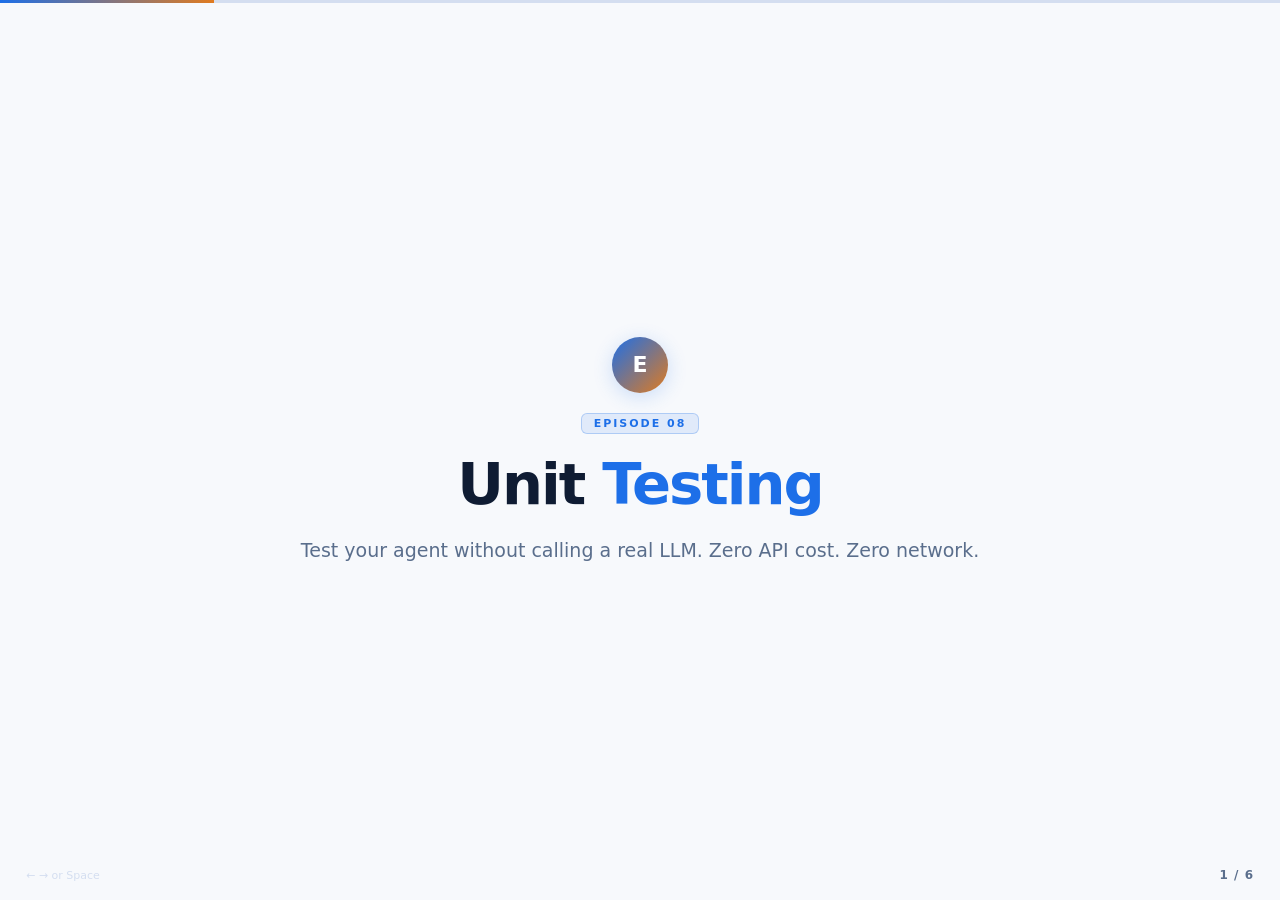
<file: slides/ep08-testing/index.html>
<!DOCTYPE html>
<html lang="en">
<head>
<meta charset="UTF-8"/>
<meta name="viewport" content="width=device-width,initial-scale=1.0"/>
<title>EP08 — Unit Testing</title>
<link rel="stylesheet" href="../shared.css"/>
</head>
<body>
<div id="app">
  <div id="progress-bar"><div id="progress-fill"></div></div>
  <div id="slide-area">

    <!-- 01 -->
    <div class="slide slide-center active">
      <div class="slide-inner">
        <div class="brand-logo anim">E</div>
        <div class="ep-tag anim">Episode 08</div>
        <h1 class="anim">Unit <span class="blue">Testing</span></h1>
        <p class="subtitle anim">Test your agent without calling a real LLM. Zero API cost. Zero network.</p>
      </div>
    </div>

    <!-- 02: why test -->
    <div class="slide">
      <div class="slide-inner">
        <div class="overline anim">Why Test</div>
        <h2 class="anim">AI agents need tests <span class="orange">more</span> than regular code</h2>
        <div class="num-list anim">
          <div class="num-item">
            <div class="num-badge">1</div>
            <div class="num-text"><strong>Prompts are code.</strong> If your prompt doesn't include the applicant's name, the LLM can't make a good decision. Test that the prompt contains what it should.</div>
          </div>
          <div class="num-item">
            <div class="num-badge">2</div>
            <div class="num-text"><strong>Regressions are invisible.</strong> A prompt change that looks harmless might silently degrade output quality. Tests catch this before it reaches production.</div>
          </div>
          <div class="num-item">
            <div class="num-badge">3</div>
            <div class="num-text"><strong>Fast feedback loop.</strong> Running a real LLM call costs money and takes seconds. Unit tests run in milliseconds, free, offline.</div>
          </div>
        </div>
      </div>
    </div>

    <!-- 03: FakeOperationContext -->
    <div class="slide">
      <div class="slide-inner">
        <div class="overline anim">The Tool</div>
        <h2 class="anim"><code>FakeOperationContext</code> — <span class="blue">a fake Ai for tests</span></h2>
        <div class="code-block anim"><span class="cm">// Create a fake Ai that captures all LLM calls</span>
<span class="kw">val</span> context = <span class="type">FakeOperationContext</span>()

<span class="cm">// Tell it what to return when createObject is called</span>
context.expectResponse(<span class="type">CreditScore</span>(<span class="num">750</span>, <span class="str">"Good"</span>, listOf(<span class="str">"stable income"</span>)))

<span class="cm">// Call the action directly — no Spring, no LLM, no network</span>
<span class="kw">val</span> application = <span class="type">LoanApplication</span>(<span class="str">"Sumit"</span>, <span class="num">2500000</span>, <span class="str">"home"</span>)
agent.evaluateCredit(application, context)   <span class="cm">// ← context IS the Ai</span>

<span class="cm">// Inspect what prompt was sent to the LLM</span>
<span class="kw">val</span> prompt = context.llmInvocations.first().prompt
assertTrue(prompt.contains(<span class="str">"Sumit"</span>))
assertTrue(prompt.contains(<span class="str">"2500000"</span>))</div>
      </div>
    </div>

    <!-- 04: test structure -->
    <div class="slide">
      <div class="slide-inner">
        <div class="overline anim">Test Structure</div>
        <h2 class="anim">What to test in <span class="blue">every action</span></h2>
        <div class="card-grid cols-3 anim">
          <div class="card blue">
            <div class="card-label">Prompt content</div>
            <div class="card-desc dark">Does the prompt contain the applicant's name? The loan amount? The credit score? If not, the LLM can't do its job.</div>
          </div>
          <div class="card orange">
            <div class="card-label">No tool groups</div>
            <div class="card-desc dark">Verify that pure LLM-transform actions don't accidentally request web search tools — that would add cost and latency.</div>
          </div>
          <div class="card green">
            <div class="card-label">LLM model choice</div>
            <div class="card-desc dark">Does the action use the default model or request a specific one? Verify the hyperparameters are what you intended.</div>
          </div>
        </div>
        <div class="callout anim">
          <strong>Key principle:</strong> You're not testing what the LLM returns. You're testing what you <em>send</em> to the LLM. That's in your control. The LLM's response is not.
        </div>
      </div>
    </div>

    <!-- 05: real test -->
    <div class="slide">
      <div class="slide-inner">
        <div class="overline anim">Real Test</div>
        <h2 class="anim">From the actual <span class="blue">test file</span></h2>
        <div class="code-block anim"><span class="kw">class</span> <span class="type">LoanApprovalAgentTest</span> {

    <span class="kw">private val</span> agent = <span class="type">LoanApprovalAgent</span>()

    <span class="an">@Nested</span>
    <span class="kw">inner class</span> <span class="str">`evaluateCredit prompt`</span> {

        <span class="an">@Test</span>
        <span class="kw">fun</span> <span class="str">`must contain applicant name`</span>() {
            <span class="kw">val</span> context = <span class="type">FakeOperationContext</span>()
            context.expectResponse(<span class="type">CreditScore</span>(<span class="num">750</span>, <span class="str">"Good"</span>, listOf()))

            <span class="kw">val</span> application = <span class="type">LoanApplication</span>(<span class="str">"Sumit Vairagar"</span>, <span class="num">2500000</span>, <span class="str">"home"</span>)
            agent.evaluateCredit(application, context)

            <span class="kw">val</span> prompt = context.llmInvocations.first().prompt
            assertTrue(prompt.contains(<span class="str">"Sumit Vairagar"</span>))
        }
    }
}</div>
      </div>
    </div>

    <!-- 06: Closing -->
    <div class="slide slide-center">
      <div class="slide-inner">
        <div class="brand-logo anim">E</div>
        <div class="end-line anim"></div>
        <div class="anim">
          <div class="series-tag">EngineerInAI — Embabel Series</div>
          <h2>Series complete. <span class="blue">You built a production-ready<br>AI agent from scratch.</span></h2>
        </div>
        <div class="num-list anim" style="text-align:left;max-width:500px">
          <div class="num-item">
            <div class="num-badge green">✓</div>
            <div class="num-text">Domain model, actions, goal — all working</div>
          </div>
          <div class="num-item">
            <div class="num-badge green">✓</div>
            <div class="num-text">Zero flow control code — planner handles sequencing</div>
          </div>
          <div class="num-item">
            <div class="num-badge green">✓</div>
            <div class="num-text">Unit tested — no real LLM, no API cost</div>
          </div>
        </div>
        <div class="subscribe-badge anim">▶ @EngineerInAI — Subscribe</div>
      </div>
    </div>

  </div>
  <div id="slide-counter">1 / 6</div>
  <div id="nav-hint">← → or Space</div>
</div>
<script src="../nav.js"></script>
</body>
</html>
</file>
<file: slides/shared.css>
/* ============================================================
   EMBABEL SERIES — Shared Slide Styles
   Light theme. EngineerInAI brand.
   ============================================================ */
*,*::before,*::after{box-sizing:border-box;margin:0;padding:0}
:root{
  --bg:#F7F9FC;
  --surface:#FFFFFF;
  --surface2:#EEF2F8;
  --border:#D4DEF0;
  --accent:#1D6FE8;
  --accent2:#E07B20;
  --green:#1B9E6E;
  --red:#D93A3A;
  --text:#0F1C33;
  --muted:#5A6E8C;
  --code-bg:#F0F4FA;
  --code-border:#D4DEF0;
}
html,body{height:100%;background:var(--bg);color:var(--text);
  font-family:-apple-system,BlinkMacSystemFont,"Segoe UI",system-ui,sans-serif;overflow:hidden}
#app{display:flex;flex-direction:column;height:100vh}
#progress-bar{height:3px;background:var(--border);flex-shrink:0}
#progress-fill{height:100%;background:linear-gradient(90deg,var(--accent),var(--accent2));transition:width .35s ease}
#slide-counter{position:fixed;bottom:18px;right:26px;font-size:12px;font-weight:600;letter-spacing:1px;color:var(--muted);z-index:10}
#nav-hint{position:fixed;bottom:18px;left:26px;font-size:11px;color:var(--border);z-index:10;transition:opacity .3s}
#slide-area{flex:1;position:relative;overflow:hidden}

/* Slides */
.slide{position:absolute;inset:0;display:flex;flex-direction:column;align-items:center;justify-content:center;padding:48px 96px;opacity:0;pointer-events:none;transition:opacity .06s;overflow-y:auto}
.slide.active{opacity:1;pointer-events:all}
.slide.active .anim{animation:fadeUp .38s ease both}
.slide.active .anim:nth-child(1){animation-delay:.04s}
.slide.active .anim:nth-child(2){animation-delay:.10s}
.slide.active .anim:nth-child(3){animation-delay:.17s}
.slide.active .anim:nth-child(4){animation-delay:.24s}
.slide.active .anim:nth-child(5){animation-delay:.31s}
.slide.active .anim:nth-child(6){animation-delay:.38s}
.slide.active .anim:nth-child(7){animation-delay:.45s}
@keyframes fadeUp{from{opacity:0;transform:translateY(14px)}to{opacity:1;transform:none}}
.slide-inner{width:100%;max-width:1000px;display:flex;flex-direction:column;gap:20px}
.slide-center .slide-inner{align-items:center;text-align:center}

/* Typography */
.overline{font-size:11px;font-weight:700;letter-spacing:3px;text-transform:uppercase;color:var(--accent)}
.series-tag{font-size:11px;font-weight:700;letter-spacing:3px;text-transform:uppercase;color:var(--accent2)}
.ep-tag{display:inline-block;background:rgba(29,111,232,.1);border:1px solid rgba(29,111,232,.25);border-radius:6px;padding:3px 12px;font-size:11px;font-weight:700;letter-spacing:2px;text-transform:uppercase;color:var(--accent)}
h1{font-size:clamp(32px,4.5vw,58px);font-weight:800;line-height:1.06;letter-spacing:-2px;color:var(--text)}
h1 .blue{color:var(--accent)} h1 .orange{color:var(--accent2)} h1 .green{color:var(--green)}
h2{font-size:clamp(20px,2.6vw,34px);font-weight:700;line-height:1.2;letter-spacing:-0.5px;color:var(--text)}
h2 .blue{color:var(--accent)} h2 .orange{color:var(--accent2)} h2 .green{color:var(--green)} h2 .red{color:var(--red)}
.subtitle{font-size:clamp(14px,1.6vw,19px);color:var(--muted);line-height:1.65;max-width:680px}
p{font-size:clamp(13px,1.3vw,16px);line-height:1.85;color:var(--text);max-width:900px}
p strong{color:var(--accent);font-weight:700}
p em{color:var(--accent2);font-style:normal;font-weight:600}
code{background:var(--code-bg);border:1px solid var(--code-border);padding:2px 7px;border-radius:5px;font-family:"SF Mono","Fira Code","Cascadia Code",monospace;font-size:12px;color:var(--text)}

/* Cards */
.card-grid{display:grid;gap:14px}
.card-grid.cols-2{grid-template-columns:1fr 1fr}
.card-grid.cols-3{grid-template-columns:1fr 1fr 1fr}
.card-grid.cols-4{grid-template-columns:1fr 1fr 1fr 1fr}
.card{background:var(--surface);border:1px solid var(--border);border-radius:10px;padding:18px 20px;display:flex;flex-direction:column;gap:8px;box-shadow:0 1px 3px rgba(0,0,0,.04)}
.card.blue{border-color:rgba(29,111,232,.35);background:rgba(29,111,232,.04)}
.card.orange{border-color:rgba(224,123,32,.35);background:rgba(224,123,32,.04)}
.card.green{border-color:rgba(27,158,110,.35);background:rgba(27,158,110,.04)}
.card.red{border-color:rgba(217,58,58,.35);background:rgba(217,58,58,.04)}
.card-label{font-size:11px;font-weight:700;letter-spacing:2px;text-transform:uppercase;color:var(--muted)}
.card-value{font-size:clamp(15px,1.8vw,22px);font-weight:800;color:var(--text)}
.card-value.blue{color:var(--accent)} .card-value.orange{color:var(--accent2)} .card-value.green{color:var(--green)}
.card-desc{font-size:13px;color:var(--muted);line-height:1.55}
.card-desc.dark{color:var(--text)}

/* Code */
.code-block{background:var(--code-bg);border:1px solid var(--code-border);border-radius:10px;padding:18px 22px;font-family:"SF Mono","Fira Code","Cascadia Code",monospace;font-size:clamp(11px,1vw,13px);line-height:1.75;overflow-x:auto;color:#24292e;white-space:pre;tab-size:4}
.code-block .kw{color:#d73a49}
.code-block .fn{color:#6f42c1}
.code-block .an{color:var(--accent2)}
.code-block .str{color:#032f62}
.code-block .cm{color:#6a737d;font-style:italic}
.code-block .type{color:var(--green)}
.code-block .num{color:#005cc5}
.code-block .key{color:var(--accent)}

/* Terminal / console output */
.terminal{background:#1a1a2e;border-radius:10px;padding:18px 22px;font-family:"SF Mono","Fira Code","Cascadia Code",monospace;font-size:clamp(11px,1vw,13px);line-height:1.75;color:#e0e0e0;white-space:pre}
.terminal .prompt{color:#37E0A0}
.terminal .info{color:#8FA3C4}
.terminal .step{color:#2E8BFF}
.terminal .result{color:#FF8A1E;font-weight:700}
.terminal .success{color:#37E0A0;font-weight:700}

/* Callout */
.callout{background:rgba(29,111,232,.05);border-left:3px solid var(--accent);border-radius:0 8px 8px 0;padding:14px 18px;font-size:14px;line-height:1.65;color:var(--text)}
.callout.orange{background:rgba(224,123,32,.05);border-color:var(--accent2)}
.callout.green{background:rgba(27,158,110,.05);border-color:var(--green)}
.callout strong{color:var(--accent);font-weight:700}
.callout.orange strong{color:var(--accent2)}
.callout.green strong{color:var(--green)}

/* Num list */
.num-list{display:flex;flex-direction:column;gap:12px}
.num-item{display:flex;align-items:flex-start;gap:14px}
.num-badge{flex-shrink:0;width:28px;height:28px;border-radius:50%;background:rgba(29,111,232,.1);border:1.5px solid rgba(29,111,232,.3);display:flex;align-items:center;justify-content:center;font-size:12px;font-weight:700;color:var(--accent)}
.num-badge.orange{background:rgba(224,123,32,.1);border-color:rgba(224,123,32,.3);color:var(--accent2)}
.num-badge.green{background:rgba(27,158,110,.1);border-color:rgba(27,158,110,.3);color:var(--green)}
.num-text{font-size:clamp(13px,1.3vw,15px);line-height:1.7;color:var(--text);padding-top:3px}
.num-text strong{color:var(--accent);font-weight:700}
.num-text em{color:var(--accent2);font-style:normal;font-weight:600}

/* Flow diagram */
.flow{display:flex;align-items:center;justify-content:center;gap:0;flex-wrap:wrap}
.flow-box{background:var(--surface);border:2px solid var(--border);border-radius:10px;padding:12px 18px;text-align:center;min-width:130px}
.flow-box .flow-label{font-size:10px;font-weight:700;letter-spacing:2px;text-transform:uppercase;color:var(--muted);margin-bottom:4px}
.flow-box .flow-name{font-size:15px;font-weight:700}
.flow-box.blue{border-color:var(--accent);background:rgba(29,111,232,.05)} .flow-box.blue .flow-name{color:var(--accent)}
.flow-box.orange{border-color:var(--accent2);background:rgba(224,123,32,.05)} .flow-box.orange .flow-name{color:var(--accent2)}
.flow-box.green{border-color:var(--green);background:rgba(27,158,110,.05)} .flow-box.green .flow-name{color:var(--green)}
.flow-arrow{padding:0 10px;color:var(--muted);font-size:18px;font-weight:300}
.flow-label-below{font-size:10px;color:var(--muted);margin-top:4px;font-weight:600}

/* Roadmap */
.roadmap{display:flex;flex-direction:column;gap:7px}
.roadmap-item{display:flex;align-items:center;gap:12px;padding:10px 16px;border-radius:8px;border:1px solid var(--border);background:var(--surface)}
.roadmap-item.current{border-color:var(--accent);background:rgba(29,111,232,.04)}
.roadmap-ep{font-size:11px;font-weight:700;letter-spacing:1px;color:var(--muted);width:38px;flex-shrink:0}
.roadmap-title{font-size:13px;font-weight:600;color:var(--text);flex:1}
.roadmap-status{font-size:11px;font-weight:700;padding:3px 10px;border-radius:4px;flex-shrink:0}
.roadmap-status.current{background:rgba(29,111,232,.12);color:var(--accent)}
.roadmap-status.upcoming{background:var(--surface2);color:var(--muted)}
.roadmap-status.done{background:rgba(27,158,110,.12);color:var(--green)}

/* Tags */
.tags{display:flex;flex-wrap:wrap;gap:8px}
.tag{display:inline-block;background:var(--surface2);border:1px solid var(--border);border-radius:6px;padding:4px 10px;font-size:12px;font-weight:600;color:var(--muted)}
.tag.blue{background:rgba(29,111,232,.08);border-color:rgba(29,111,232,.25);color:var(--accent)}
.tag.orange{background:rgba(224,123,32,.08);border-color:rgba(224,123,32,.25);color:var(--accent2)}
.tag.green{background:rgba(27,158,110,.08);border-color:rgba(27,158,110,.25);color:var(--green)}

/* Compare table */
.compare{width:100%;border-collapse:collapse;font-size:14px;background:var(--surface);border-radius:10px;overflow:hidden;border:1px solid var(--border)}
.compare th{padding:9px 16px;text-align:left;font-size:11px;font-weight:700;letter-spacing:2px;text-transform:uppercase;color:var(--muted);background:var(--surface2);border-bottom:1px solid var(--border)}
.compare td{padding:11px 16px;border-bottom:1px solid var(--border);color:var(--text);font-size:13px}
.compare tr:last-child td{border-bottom:none}
.compare td:first-child{font-weight:600}
.compare .blue{color:var(--accent);font-weight:700}
.compare .orange{color:var(--accent2);font-weight:700}

/* Blackboard visual */
.bb{display:flex;flex-direction:column;border:1px solid var(--border);border-radius:10px;overflow:hidden;font-family:"SF Mono","Fira Code",monospace;background:var(--surface)}
.bb-header{background:var(--surface2);padding:8px 16px;font-size:11px;font-weight:700;letter-spacing:2px;text-transform:uppercase;color:var(--muted);border-bottom:1px solid var(--border)}
.bb-row{display:flex;align-items:center;border-bottom:1px solid var(--border)}
.bb-row:last-child{border-bottom:none}
.bb-idx{width:36px;padding:10px 0 10px 14px;font-size:11px;color:var(--border);font-weight:700;flex-shrink:0}
.bb-type{width:180px;padding:10px 12px;font-weight:700;flex-shrink:0;font-size:13px}
.bb-type.blue{color:var(--accent)} .bb-type.orange{color:var(--accent2)} .bb-type.green{color:var(--green)} .bb-type.muted{color:var(--muted);text-decoration:line-through}
.bb-val{flex:1;padding:10px 12px;color:var(--muted);font-size:12px}
.bb-tag{padding:2px 8px;border-radius:4px;font-size:11px;font-weight:700;margin-left:auto;margin-right:12px;flex-shrink:0}
.bb-tag.latest{background:rgba(27,158,110,.12);color:var(--green);border:1px solid rgba(27,158,110,.3)}
.bb-tag.old{background:var(--surface2);color:var(--muted);border:1px solid var(--border)}

/* Brand */
.brand-logo{width:56px;height:56px;border-radius:50%;background:linear-gradient(135deg,var(--accent),var(--accent2));display:flex;align-items:center;justify-content:center;font-size:22px;font-weight:900;color:#fff;box-shadow:0 4px 20px rgba(29,111,232,.2)}
.end-line{width:48px;height:2px;background:linear-gradient(90deg,var(--accent),var(--accent2))}
.subscribe-badge{display:inline-flex;align-items:center;gap:10px;background:var(--red);border-radius:8px;padding:10px 22px;font-size:14px;font-weight:700;color:#fff}
.divider{height:1px;background:var(--border);width:100%}
</file>
